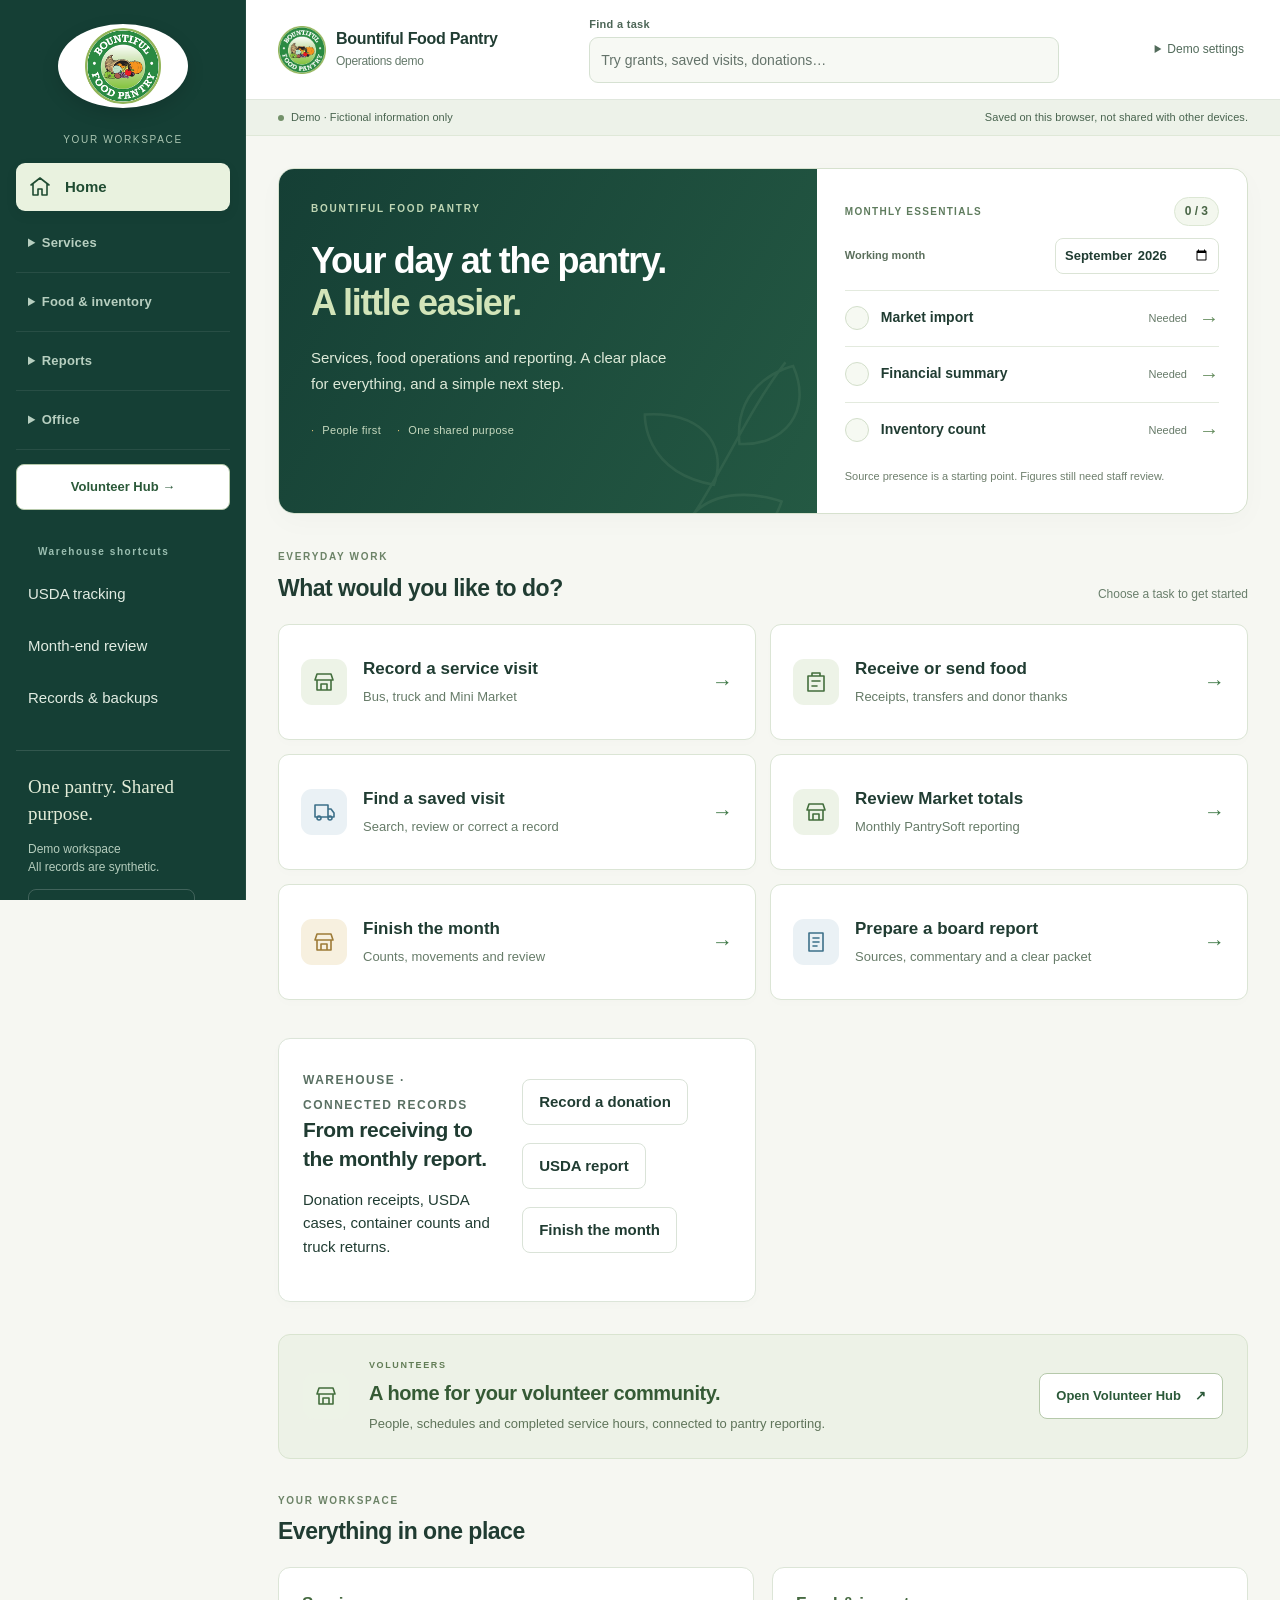
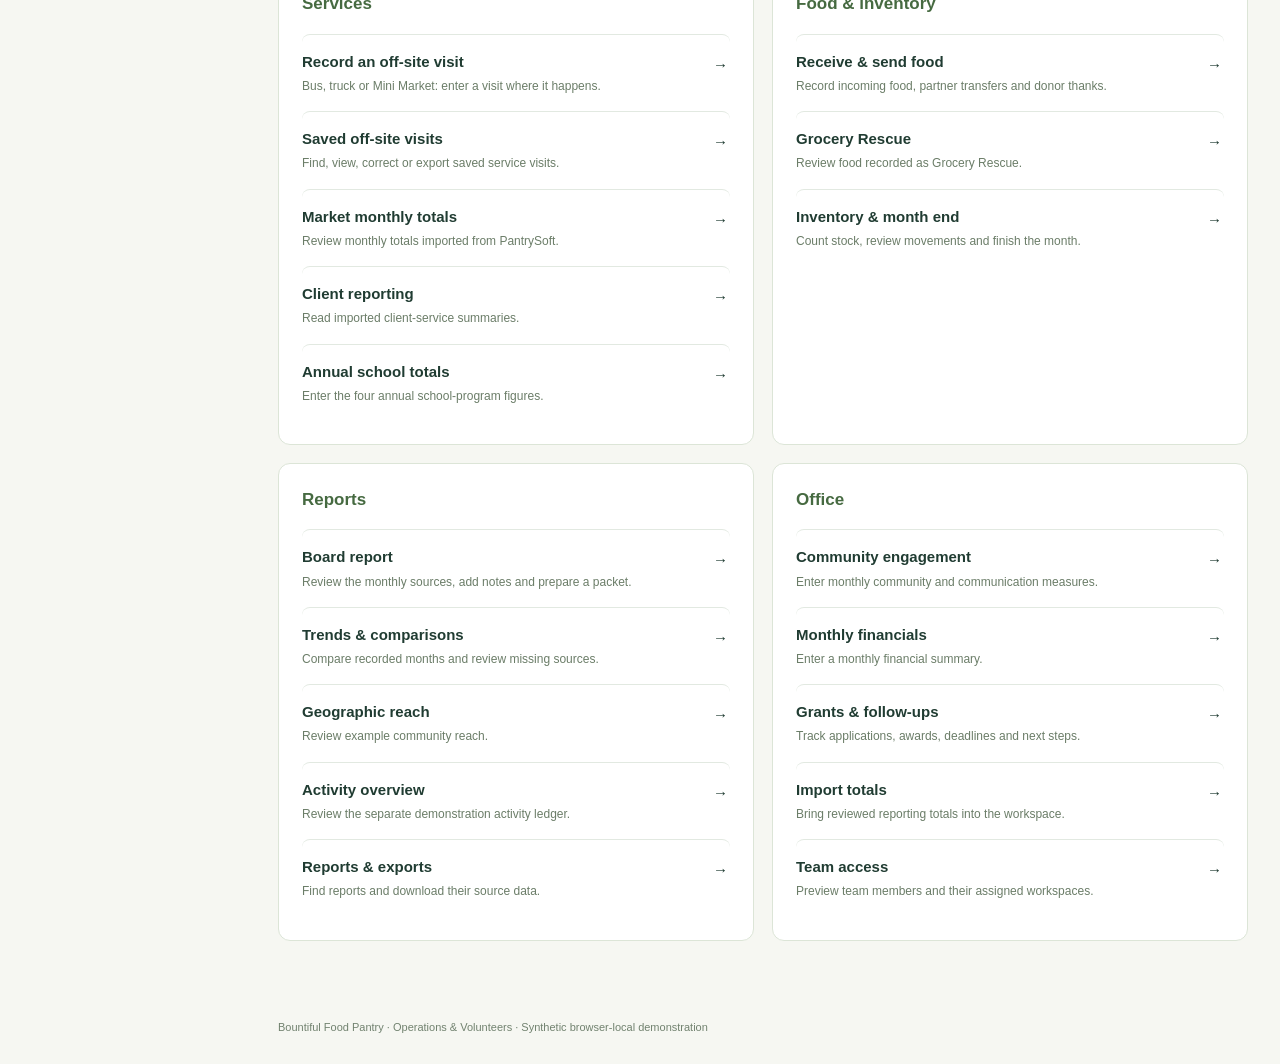
<file: index.html>
<!doctype html><html lang="en"><head><meta charset="utf-8"><meta name="viewport" content="width=device-width,initial-scale=1"><link rel="icon" href="logo.png"><meta name="description" content="Bountiful Food Pantry operations prototype with synthetic demonstration data."><title>Bountiful · Operations & Volunteers</title><link rel="stylesheet" href="style.css?v=22"><link rel="stylesheet" href="theme.css?v=36"><link rel="stylesheet" href="report.css?v=3"><link rel="stylesheet" href="workspace.css?v=2"><link rel="stylesheet" href="design.css?v=2"><link rel="stylesheet" href="warehouse.css?v=3"></head><body><a class="skip-link" href="#main-content">Skip to main content</a><aside><img class="logo" src="logo.png" alt="Bountiful Food Pantry"><div class="workspace">OPERATIONS WORKSPACE</div><nav id="nav" aria-label="Main workspace navigation"></nav><div class="aside-bottom"><strong>One pantry. Shared purpose.</strong><p>Demo workspace<br>All records are synthetic.</p><button id="reset" class="quiet">Reset demo data</button></div></aside><div class="shell"><header><div class="header-brand"><img src="logo.png" alt="Bountiful Food Pantry" class="header-logo"><div><span class="eyebrow">BOUNTIFUL FOOD PANTRY</span><span class="header-caption">Operations workspace</span></div></div><label>Preview role <select id="demoRole" aria-label="Preview user role"><option value="director">Executive Director</option><option value="staff">Staff</option><option value="volunteer">Volunteer</option></select></label><span class="badge">Demo · synthetic data</span><label>Location <select id="location"><option value="all">All locations</option><option value="bountiful">Bountiful</option><option value="north">Northern Davis · planned</option></select></label></header><main id="main-content" tabindex="-1"><div class="heading"><div><p id="breadcrumb" class="eyebrow"></p><h1 id="title"></h1><p id="subtitle"></p></div><button class="primary" id="mainAction">Record service</button></div><div class="filterbar"><span>Reporting period</span><label>From <input id="from" type="date" value="2026-09-01"></label><label>To <input id="to" type="date" value="2026-09-30"></label><span id="periodStatus"></span></div><div id="content" aria-live="off"></div></main><footer>Synthetic demonstration only · No connection to live pantry or volunteer systems</footer></div><dialog id="modal" aria-labelledby="modalTitle"><form id="entry"><div class="dialog-head"><h2 id="modalTitle"></h2><button type="button" id="close" aria-label="Close form">×</button></div><div id="fields"></div><p class="muted">Saved once. Included automatically in the matching dashboards and reports.</p><button class="primary" type="submit">Save record</button></form></dialog><div id="toast" role="status"></div><script src="app.js?v=89"></script><script src="workspace.js?v=4"></script><script src="volunteer-shared.js?v=1"></script><script src="suite.js?v=1"></script><script src="warehouse-core.js?v=20261103final"></script><script src="warehouse-imports.js?v=20261103final"></script><script src="warehouse.js?v=20261103r2"></script></body></html>
</file>
<file: style.css>
:root{--green:#2a8a42;--blue:#1f63b2;--ink:#172c25;--muted:#67776f;--line:#dfe7e2;--bg:#f4f7f5}*{box-sizing:border-box}body{margin:0;background:var(--bg);font:16px/1.5 'Segoe UI',Arial,sans-serif;color:var(--ink)}button,input,select,textarea{font:inherit}button{cursor:pointer;border:1px solid var(--line);border-radius:8px;background:white;padding:10px 16px;color:var(--ink)}button:hover{filter:brightness(.96)}button:focus-visible,a:focus-visible,input:focus-visible,select:focus-visible,textarea:focus-visible{outline:3px solid #82b5e9;outline-offset:3px}.primary{background:var(--green);color:white;border-color:var(--green)}aside{width:248px;position:fixed;inset:0 auto 0 0;background:#fff;border-right:1px solid var(--line);padding:28px 18px;display:flex;flex-direction:column}.logo{width:180px;height:100px;object-fit:contain;align-self:center}.workspace{font-size:12px;letter-spacing:1.8px;color:var(--muted);margin:26px 12px 14px}nav button{display:flex;align-items:center;gap:13px;width:100%;text-align:left;border:0;background:transparent;margin:4px 0;padding:12px 14px;font-size:15px}nav button.active{background:#eaf4ed;color:#206b34;font-weight:650}nav .icon{width:24px;color:var(--muted);font-size:21px}.aside-bottom{margin-top:auto;font-size:14px;padding:20px 10px 0}.aside-bottom p{color:var(--muted)}.quiet{background:transparent;font-size:14px}.shell{margin-left:248px}header{min-height:84px;display:flex;align-items:center;justify-content:space-between;padding:16px 36px;background:white;border-bottom:1px solid var(--line);gap:20px}.eyebrow{font-size:12px;letter-spacing:1.5px;font-weight:700;color:var(--muted)}.badge{background:#eaf2fb;color:var(--blue);border-radius:30px;padding:5px 11px;font-size:12px;margin-left:16px}select,input,textarea{border:1px solid #ccd9d1;border-radius:7px;background:white;padding:9px 11px;color:var(--ink)}header label{font-size:14px}main{padding:32px 36px;max-width:1600px;margin:auto}.heading{display:flex;justify-content:space-between;align-items:center;gap:20px}.heading h1{font-size:34px;font-weight:650;letter-spacing:-1px;margin:4px 0}.heading p{margin:0;color:var(--muted)}.filterbar{display:flex;align-items:center;gap:16px;margin:26px 0;font-size:14px;flex-wrap:wrap}.filterbar label{display:flex;gap:8px;align-items:center}.filterbar input{font-size:14px}#periodStatus{color:var(--muted);margin-left:auto}.metrics{display:grid;grid-template-columns:repeat(4,1fr);gap:18px}.card{background:#fff;border:1px solid var(--line);border-radius:12px;padding:24px;box-shadow:0 2px 3px #172c2503}.metric .value{font-size:34px;letter-spacing:-1px;font-weight:650;margin:12px 0 5px}.metric p{margin:0;font-size:14px;color:var(--muted)}.accent{color:var(--green)}.grid{display:grid;grid-template-columns:1.6fr 1fr;gap:22px;margin-top:22px}.grid.equal{grid-template-columns:1fr 1fr}h2{font-size:20px;font-weight:650;margin:0 0 6px}h3{font-size:16px;margin:0}.muted{color:var(--muted);font-size:14px}.section-head{display:flex;align-items:center;justify-content:space-between;margin-bottom:20px;gap:16px}.bar-row{display:grid;grid-template-columns:105px 1fr 70px;gap:15px;align-items:center;margin:22px 0;font-size:14px}.bar{height:14px;background:#edf2ef;border-radius:4px;overflow:hidden}.bar i{height:100%;display:block;background:var(--green);border-radius:4px}.bar-row:nth-child(even) .bar i{background:var(--blue)}.notice{padding:16px 18px;border-left:3px solid #c5942c;background:#fcf8ed;border-radius:5px;margin:16px 0;font-size:14px}.notice strong{display:block;margin-bottom:5px}.activity{display:flex;gap:14px;padding:17px 0;border-bottom:1px solid var(--line);align-items:center}.activity:last-child{border:0}.tile-icon{width:42px;height:42px;display:grid;place-items:center;background:#eaf4ed;color:var(--green);border-radius:10px;font-size:20px}.activity div:nth-child(2){flex:1}.status{font-size:12px;background:#eaf4ed;color:#226c36;padding:5px 9px;border-radius:20px;white-space:nowrap}.status.warn{background:#fcf2d9;color:#865d0c}.table-wrap{overflow:auto}table{border-collapse:collapse;width:100%;font-size:14px}th{text-align:left;color:var(--muted);font-weight:500;background:#f7f9f8}td,th{padding:15px 12px;border-bottom:1px solid var(--line)}td strong{font-weight:600}.toolbar{display:flex;gap:12px;margin-bottom:20px;flex-wrap:wrap}.toolbar input{flex:1;min-width:170px}.programs{display:grid;grid-template-columns:repeat(2,1fr);gap:20px}.program{border-top:4px solid var(--green)}.program .big{font-size:28px;font-weight:650}.program p{color:var(--muted);font-size:14px}.paper{background:white;border:1px solid var(--line);padding:40px;max-width:900px;margin:20px auto;box-shadow:0 5px 25px #1730220a}.paper-head{border-bottom:3px solid var(--green);display:flex;align-items:center;justify-content:space-between;padding-bottom:24px;margin-bottom:24px}.paper-head img{width:110px;height:80px;object-fit:contain}.paper h2{color:var(--green);margin-top:24px}.paper p{white-space:pre-wrap}textarea{width:100%;min-height:115px;resize:vertical}.note-field{margin:20px 0}.note-field label{display:block;font-weight:600;margin-bottom:9px}footer{padding:10px 36px 25px;color:var(--muted);font-size:12px}dialog{border:0;border-radius:14px;padding:28px;width:min(560px,90vw);box-shadow:0 15px 80px #0003}dialog::backdrop{background:#0b231c70}.dialog-head{display:flex;justify-content:space-between;align-items:center;margin-bottom:20px}.dialog-head button{border:0;font-size:24px;padding:0 8px}#fields label{display:block;margin:15px 0}#fields label input,#fields label select{display:block;width:100%;margin-top:6px}#toast{position:fixed;bottom:24px;right:24px;background:#173d29;color:white;padding:14px 22px;border-radius:9px;display:none}.empty{text-align:center;padding:65px 20px}.empty h2{font-size:26px}.progress{background:#e7ece9;height:9px;border-radius:9px;margin:14px 0}.progress i{display:block;height:100%;background:var(--blue);border-radius:9px}.hero-card{background:#153f2a;color:white;border:0}.hero-card p,.hero-card .muted{color:#c8ddd0}.hero-card h2{font-size:25px}.small-link{border:0;color:var(--blue);padding:3px;background:transparent;font-size:14px}@media(max-width:1100px){aside{width:210px}.shell{margin-left:210px}main{padding:24px}.metrics{grid-template-columns:repeat(2,1fr)}.grid{grid-template-columns:1fr}header{padding:16px 24px;flex-wrap:wrap}.badge{display:inline-block;margin:8px 0 0}}@media(max-width:720px){aside{position:static;width:auto;padding:12px}.logo{height:55px;width:140px}.workspace,.aside-bottom{display:none}nav{display:flex;overflow:auto}nav button{width:auto;white-space:nowrap}nav .icon{display:none}.shell{margin:0}header{padding:14px}main{padding:20px 14px}.heading{align-items:flex-start}.heading h1{font-size:28px}.metrics,.programs,.grid.equal{grid-template-columns:1fr}.paper{padding:20px}.filterbar{gap:8px}header select{max-width:230px}}@media print{aside,header,.heading,.filterbar,footer,.no-print,#toast{display:none!important}.shell{margin:0}main{padding:0}.paper{border:0;box-shadow:none;margin:0;max-width:none}.paper h2{break-after:avoid}.paper table,.paper p{break-inside:avoid}body{background:white}.paper-head{display:flex!important}}

.tasks{display:grid;grid-template-columns:repeat(3,1fr);gap:20px}.task{padding:28px;display:flex;align-items:flex-start;flex-direction:column}.task h2{margin:22px 0 8px;font-size:23px}.task p{color:var(--muted);margin:0 0 24px}.task button{width:100%;min-height:48px;margin-top:10px}.task .primary{margin-top:auto}.nav-section{font-size:12px;letter-spacing:1px;color:var(--muted);padding:14px 14px 6px}button{min-height:44px}@media(max-width:1100px){.tasks{grid-template-columns:1fr}}@media(max-width:720px){.nav-section{display:none}}

.single-program{grid-template-columns:1fr}.single-program .program{max-width:950px}.programs .program:nth-child(2){border-top-color:var(--blue)}

aside{overflow-y:auto}aside .logo,aside nav,aside .workspace,aside .aside-bottom{flex-shrink:0}

.program-home aside{display:none}.program-home .shell{margin-left:0}.program-home main{max-width:1200px;padding-top:48px}.program-home .heading{margin-bottom:32px}.program-home .heading h1{font-size:38px}.program-home header{max-width:none}.home-programs{display:grid;grid-template-columns:repeat(3,minmax(0,1fr));gap:22px}.program-choice{display:flex;flex-direction:column;align-items:flex-start;text-align:left;padding:28px;border:1px solid var(--line);border-top:4px solid var(--green);border-radius:12px;min-height:240px;box-shadow:0 3px 12px #173d2905;transition:box-shadow .15s,transform .15s}.program-choice:hover{transform:translateY(-3px);box-shadow:0 8px 22px #173d2912}.program-choice:nth-child(2),.program-choice:nth-child(5){border-top-color:var(--blue)}.program-choice strong{font-size:23px;margin:20px 0 8px;line-height:1.25}.choice-description{font-size:16px;color:var(--muted);margin-bottom:24px}.choice-open{margin-top:auto;color:var(--green);font-weight:650;font-size:15px}.home-leadership{display:flex;justify-content:space-between;align-items:center;gap:20px;border-top:1px solid var(--line);margin-top:34px;padding-top:26px}.home-leadership p{margin:4px 0}.home-links{display:flex;gap:12px;flex-wrap:wrap}.program-home header .eyebrow{font-size:14px}.program-home footer{text-align:center}@media(max-width:950px){.home-programs{grid-template-columns:repeat(2,minmax(0,1fr))}.home-leadership{align-items:flex-start;flex-direction:column}}@media(max-width:600px){.home-programs{grid-template-columns:1fr}.program-home main{padding-top:28px}.program-home .heading h1{font-size:30px}.program-choice{min-height:210px}.home-links{width:100%}.home-links button{flex:1}}
.program-home .filterbar{display:none!important}

/* Hidden workspaces must remain hidden even when cards/grid define display. */
[hidden]{display:none!important}
[data-daily-section][aria-pressed="true"],[data-food-section][aria-pressed="true"]{background:#e5f3e7;border-color:#5c956b;font-weight:700}
</file>
<file: theme.css>
/* Bountiful: bright program identity, calm working surfaces. */
:root{--ink:#132d3c;--muted:#536a79;--line:#dce5ed;--bg:#f0f5fa;--green:#2a8a42;--blue:#1f63b2}body{font-family:'Segoe UI',Arial,sans-serif;background:radial-gradient(ellipse at 90% 0,#e6f0ff 0,transparent 50%),var(--bg)}h1,h2,.value,.big,.program-choice strong{font-family:'Segoe UI',Arial,sans-serif}button{transition:background .18s,box-shadow .18s,transform .18s;border-radius:11px;font-weight:600}button:hover{filter:none;box-shadow:0 4px 12px #16354b12}button:active{transform:translateY(1px)}.primary{background:linear-gradient(135deg,#2a8a42,#177138);box-shadow:0 5px 13px #2a8a4222}.primary:hover{background:linear-gradient(135deg,#24843c,#12672e)}svg{display:block;width:24px;height:24px;flex-shrink:0}aside{background:linear-gradient(180deg,#153d32,#123f40);border:0;color:#eaf5ef;padding:24px 14px}.logo{width:90px;height:90px;background:white;border-radius:50%;padding:4px;box-shadow:0 6px 18px #0002}.workspace{color:#b4d3c7;font-size:11px;text-align:center;margin:20px 0 12px;letter-spacing:1.5px}.nav-section{color:#9cc3b8;padding-top:23px;font-size:11px}nav button{color:#e4f1ec;font-weight:450;font-size:14px;padding:11px 13px;border-radius:10px;min-height:44px;margin:3px 0}nav button:hover{background:#ffffff12;box-shadow:none}nav button.active{background:#e5f4de;color:#1b5731;font-weight:700;box-shadow:0 4px 15px #0001}nav .icon{color:#a7cbbb;width:22px}nav .icon svg{width:21px;height:21px}nav button.active .icon{color:#258344}.aside-bottom{border-top:1px solid #ffffff20;margin-top:24px;padding-top:20px}.aside-bottom strong{font-weight:500}.aside-bottom p{color:#b7d1c6}.aside-bottom .quiet{color:#d4eade;border-color:#ffffff30}.aside-bottom .quiet:hover{background:#ffffff12}header{background:#ffffffdc;border-bottom:1px solid #dfe7f0;gap:18px;min-height:88px}.header-brand{display:flex;align-items:center;gap:12px}.header-logo{width:48px;height:48px;object-fit:contain;display:none}.header-caption{display:block;font-size:12px;color:var(--muted);letter-spacing:.5px}.header-brand .eyebrow{font-size:12px;color:#23473a}.badge{margin:0;background:#eaf1fb;color:#315f91;font-size:12px;white-space:nowrap}header label{margin-left:auto}header select{border-radius:10px;background:#f4f8fc;font-size:14px;font-weight:600}.heading h1{font-size:36px;font-weight:750;letter-spacing:-1.2px;color:#15364a}.heading .eyebrow{color:var(--blue);font-size:11px}.heading p#subtitle{font-size:15px;margin-top:5px}.filterbar{background:#ffffffa8;border:1px solid #dfe7f0;border-radius:13px;padding:12px 16px;margin:24px 0;gap:12px}.filterbar>span:first-child{font-weight:650;color:#294958}.filterbar input{background:#f6f9fc;border-color:#d6e0eb;border-radius:8px}.card{border-radius:17px;border-color:#e0e8f0;box-shadow:0 5px 18px #193e5705;padding:26px}.metric{position:relative;overflow:hidden;border-top:3px solid #2a8a42;background:linear-gradient(145deg,#fff,#f1faf3)}.metric:nth-child(2){border-top-color:#1f63b2;background:linear-gradient(145deg,#fff,#edf4fe)}.metric:nth-child(3){border-top-color:#d39924;background:linear-gradient(145deg,#fff,#fff8e6)}.metric:nth-child(4){border-top-color:#bb5148;background:linear-gradient(145deg,#fff,#fff0ed)}.metric .value{font-size:40px;font-weight:750;letter-spacing:-1.4px;color:#174a31;margin:10px 0}.metric:nth-child(2) .value{color:#1f579e}.metric:nth-child(3) .value{color:#865b08}.metric:nth-child(4) .value{color:#9c4038}.metric p:first-child{font-size:14px;font-weight:650;color:#385a6a}.metric p:last-child{font-size:13px;line-height:1.5}.section-head h2{font-size:21px;color:#173f50}.tile-icon{border-radius:14px;background:#e5f3e9;width:48px;height:48px;flex-shrink:0;box-shadow:0 3px 9px #1c55310b}.tile-icon svg{width:26px;height:26px}.bar{height:18px;border-radius:6px;background:#edf2f8}.bar i{background:linear-gradient(90deg,#49ad65,#248242);border-radius:6px;transform-origin:left;animation:grow-bar .7s cubic-bezier(.2,.8,.2,1)}.bar-row:nth-child(even) .bar i{background:linear-gradient(90deg,#5b99e2,#1f63b2)}.bar-row strong{text-align:right;color:#284a5e}.bar-row{grid-template-columns:105px 1fr 55px}.notice{background:#fff8e4;border-color:#d5a02c;border-radius:10px;color:#70541b}.activity{padding:18px 0}.status{font-weight:650;background:#e2f5e5}.hero-card{background:linear-gradient(130deg,#164c35,#17645c);box-shadow:0 10px 24px #134b3520}.hero-card h2{color:white;font-size:30px}.hero-card button{background:#f0f9ee;color:#1b5632;border:0}.program{border-top-width:0;position:relative;overflow:hidden;padding:32px;background:linear-gradient(160deg,#fff 65%,#e9f6ee)}.program-title{display:flex;align-items:center;gap:16px}.program .big{font-size:42px;letter-spacing:-1.5px;color:#245c3c;font-weight:750;margin:28px 0 10px}.program-mobile{background:linear-gradient(160deg,#fff 65%,#ebf3ff)}.program-mobile .tile-icon{background:#e7f0ff;color:var(--blue)}.program-mobile .big{color:var(--blue)}.program-mini .tile-icon{background:#fff0ea;color:#b5523d}.program-mini{background:linear-gradient(160deg,#fff 65%,#fff0ea)}.program-mini .big{color:#a74935}.program button{background:#2a8a42;color:white;border:0}.program-mobile button{background:#1f63b2}.program-mini button{background:#b5523d}.program table{background:#ffffffc0;border-radius:12px;overflow:hidden}th{background:#f0f5fa;font-weight:650;color:#436377;font-size:12px;letter-spacing:.25px}td{border-color:#edf1f6}tbody tr:hover{background:#f5f9fc}td button{font-size:13px;background:#eef6f0;color:#23743b;border:0}.table-wrap{border-radius:12px}.toolbar input{background:#f4f8fc;border-color:#dbe6f1;padding:12px 16px}.toolbar select{background:#f4f8fc}textarea{background:#f8fafc;border-color:#d8e2ed;border-radius:12px;padding:15px;line-height:1.65}.note-field label{font-size:14px;color:#254b60}.dialog-head h2{font-size:25px}dialog{border-radius:22px;padding:32px;background:#fff;max-height:90vh;overflow:auto}dialog::backdrop{background:#102e4680;backdrop-filter:blur(4px)}#fields input,#fields select{min-height:48px;background:#f6f9fc;border-color:#dbe5ed}.paper{border-radius:8px;color:#172c25}.paper-head h1{font-size:32px}#content{animation:arrive .35s ease-out}#toast{box-shadow:0 8px 28px #102c3830;background:#153e32;border:1px solid #6bad80;max-width:calc(100vw - 40px);z-index:30}.program-home header{padding:18px max(32px,calc((100vw - 1240px)/2));background:white}.program-home .header-logo{display:block;width:58px;height:58px}.program-home .header-brand .eyebrow{font-size:14px;letter-spacing:.8px}.program-home .header-caption{font-size:13px}.program-home main{max-width:1304px;padding:32px}.program-home .heading{display:none}.welcome-band{display:grid;grid-template-columns:1fr .9fr;gap:40px;align-items:center;margin:8px 0 38px;padding:16px 0 6px}.welcome-label{font-size:11px;letter-spacing:2px;font-weight:700;color:#357f49}.welcome-copy h1{font-size:clamp(38px,4.3vw,58px);line-height:1.06;letter-spacing:-2.6px;font-weight:800;color:#163f36;margin:17px 0 20px}.welcome-copy h1 em{font-style:normal;color:#2a8a42}.welcome-copy p{font-size:16px;line-height:1.6;color:#536d7c;margin:0 0 15px}.welcome-period{font-size:12px;color:#617888}.impact-panel{background:linear-gradient(135deg,#154332,#176c54);border-radius:23px;padding:28px 30px;color:#fff;box-shadow:0 14px 35px #1d664a20;position:relative;overflow:hidden}.impact-panel:after{content:'';position:absolute;width:250px;height:250px;border:35px solid #ffffff06;border-radius:50%;right:-130px;top:-110px;pointer-events:none}.impact-title{display:flex;justify-content:space-between;align-items:center;font-weight:650;font-size:16px;gap:10px}.impact-title>span{font-size:9px;letter-spacing:1px;color:#d1e8db;background:#ffffff12;border-radius:20px;padding:5px 8px}.impact-numbers{display:grid;grid-template-columns:repeat(3,minmax(0,1fr));gap:18px;padding:28px 0}.impact-numbers strong{display:block;font-size:30px;letter-spacing:-1px;font-weight:750}.impact-numbers span{display:block;font-size:12px;color:#d0e5d8;line-height:1.4;margin-top:5px}.impact-footer{padding-top:15px;border-top:1px solid #ffffff25;display:flex;justify-content:space-between;align-items:center;font-size:12px;color:#d7eddf}.impact-footer svg{width:20px;height:20px}.program-section-title{display:flex;justify-content:space-between;align-items:center;margin:0 0 19px}.program-section-title h2{font-size:21px;color:#214659}.program-section-title>span{font-size:12px;color:#698191}.home-programs{grid-template-columns:repeat(6,minmax(0,1fr));gap:18px}.program-choice{grid-column:span 2;padding:25px;border:0;border-radius:20px;min-height:225px;box-shadow:0 6px 20px #183e5207;position:relative;overflow:hidden;transform:none;background:#fff;text-align:left;isolation:isolate}.program-choice:after{content:'';position:absolute;width:180px;height:180px;border:26px solid currentColor;border-radius:50%;opacity:.035;top:-90px;right:-65px;z-index:-1;transition:transform .4s}.program-choice:hover:after{transform:scale(1.2)}.program-choice:hover{transform:translateY(-4px);box-shadow:0 14px 28px #193f541c;filter:none}.choice-top{display:flex;align-items:center;justify-content:space-between;gap:20px;width:100%}.choice-label{font-size:11px;max-width:150px;text-align:right;line-height:1.5;opacity:.85}.program-choice .tile-icon{width:46px;height:46px;box-shadow:none;border-radius:13px}.program-choice .tile-icon svg{width:26px;height:26px}.program-choice strong{font-size:25px;letter-spacing:-.65px;line-height:1.16;margin:19px 0 9px}.choice-description{font-size:14px;margin-bottom:26px;line-height:1.5}.choice-bottom{display:flex;gap:12px;align-items:center;justify-content:space-between;width:100%;margin-top:auto}.choice-count{font-size:11px;line-height:1.4;display:flex;flex-direction:column}.choice-count b{font-size:19px;letter-spacing:-.4px}.choice-open{margin:0;font-size:12px;font-weight:700;padding:9px 11px;border-radius:9px;background:#ffffffb0;white-space:nowrap}.choice-market,.choice-mobile{grid-column:span 3;min-height:225px}.choice-market{background:linear-gradient(120deg,#2a8a42,#176e38);color:white}.choice-market .tile-icon{background:#ffffff20;color:#fff}.choice-market .choice-description{color:#e6f5e8}.choice-market .choice-open{background:#fff;color:#246b36}.choice-mobile{background:linear-gradient(120deg,#1f63b2,#164c93);color:white}.choice-mobile .tile-icon{background:#ffffff20;color:#fff}.choice-mobile .choice-description{color:#e4efff}.choice-mobile .choice-open{background:#fff;color:#205b9e}.choice-mini{background:#fff0e9;color:#873b24}.choice-mini .tile-icon{background:#ffded0;color:#a74d31}.choice-mini .choice-description{color:#804d3c}.choice-mini .choice-open{color:#893d27}.choice-packs{background:#fff4d7;color:#735014}.choice-packs .tile-icon{background:#f9e2a5;color:#8c611a}.choice-packs .choice-description{color:#775c2a}.choice-packs .choice-open{color:#76531b}.choice-food{background:#e9f4f9;color:#225b78}.choice-food .tile-icon{background:#cde7f0;color:#246782}.choice-food .choice-description{color:#436b80}.choice-food .choice-open{color:#235d78}.home-leadership{background:#193c52;color:white;border:0;border-radius:18px;padding:23px 26px;gap:20px;margin-top:24px}.home-leadership h2{font-size:19px;color:white;letter-spacing:-.3px}.home-leadership p{font-size:13px;color:#c4d7e5;margin:5px 0 0}.leadership-icon{width:48px;height:48px;display:grid;place-items:center;background:#ffffff12;border-radius:12px;flex-shrink:0}.home-leadership>div:nth-child(2){flex:1}.home-links button{font-size:13px;padding:11px 14px;background:#ffffff12;color:#edf6ff;border-color:#ffffff28}.home-links button:last-child{background:#fff;color:#19435b;border-color:#fff}.home-links button:hover{background:#dcecf7;color:#173d52}.program-home footer{font-size:11px;color:#6c8190}.task{background:linear-gradient(150deg,#fff,#f4f9ff)}.task h2{color:#1c4558}.task:nth-child(2) .tile-icon{background:#e7f0ff;color:var(--blue)}.task:nth-child(3) .tile-icon{background:#fff1ca;color:#9b7020}.task button:not(.primary){background:#f3f7fc;border-color:#dfe9f2}.progress{height:12px;background:#e7eef6}.progress i{background:linear-gradient(90deg,#5b9bdf,#1f63b2);animation:grow-bar .7s ease-out;transform-origin:left}
@keyframes arrive{from{opacity:0;transform:translateY(9px)}to{opacity:1;transform:translateY(0)}}@keyframes grow-bar{from{transform:scaleX(0)}to{transform:scaleX(1)}}
@media(min-width:1500px){.program-home main{padding-top:44px}.welcome-band{margin-bottom:42px}.program-choice{min-height:245px}}@media(max-width:1100px){.metrics{gap:14px}.metric .value{font-size:34px}.program-home header{padding:15px 26px}.program-home header .header-brand .eyebrow{font-size:12px}.home-leadership{flex-wrap:wrap}.home-links{margin-left:auto}.home-programs{grid-template-columns:repeat(6,minmax(0,1fr))}.welcome-band{gap:24px}.impact-panel{padding:24px}.impact-numbers{gap:12px}.impact-numbers strong{font-size:26px}.home-leadership{flex-direction:row;align-items:center}}@media(max-width:850px){.welcome-band{grid-template-columns:1fr;gap:25px;padding:0}.welcome-copy h1 br{display:none}.welcome-copy h1{font-size:44px;letter-spacing:-1.6px}.welcome-copy h1 em{display:block}.welcome-copy p br{display:none}.impact-panel{padding:23px 26px}.impact-numbers{padding:22px 0}.impact-numbers strong{font-size:30px}.home-programs{grid-template-columns:repeat(2,minmax(0,1fr))}.program-choice,.choice-market,.choice-mobile{grid-column:span 1;min-height:250px}.choice-food{grid-column:span 2;min-height:190px}.program-home header{flex-wrap:wrap}.program-home header .badge{margin-left:auto}.program-home header label{width:100%;margin:0;display:flex;align-items:center;gap:10px}.program-home header label select{flex:1;max-width:none}.home-leadership{flex-wrap:wrap}.home-links{margin-left:0;width:100%}.home-links button{flex:1}.choice-label{font-size:10px}.choice-bottom{flex-wrap:wrap}.card{padding:22px}.section-head{flex-wrap:wrap}}@media(max-width:720px){aside{padding:14px}.logo{width:54px;height:54px}.workspace{display:none}nav{padding-top:12px;gap:4px}nav button{background:#ffffff08;font-size:13px;min-height:42px}nav button.active{background:#e5f4de}.header-logo{display:block;width:40px;height:40px}.header-caption{font-size:11px}header{padding:13px 16px;gap:12px}header .badge{font-size:10px}.header-brand .eyebrow{font-size:10px;letter-spacing:.5px}header label{font-size:12px}header select{font-size:13px}.heading h1{font-size:30px}.heading{gap:12px;flex-wrap:wrap}.heading .primary{font-size:14px}.metrics{grid-template-columns:repeat(2,minmax(0,1fr))}.metric{padding:18px}.metric .value{font-size:31px}.metric p:first-child{font-size:13px}.metric p:last-child{font-size:12px}.filterbar{padding:10px}.filterbar>span:first-child{width:100%}#periodStatus{width:100%;margin-left:0;font-size:12px}.program-home main{padding:25px 18px}.program-home header{padding:16px 18px}.program-home .header-logo{width:49px;height:49px}.welcome-copy h1{font-size:42px}.program-section-title h2{font-size:20px}.program-section-title>span{display:none}.program-choice{padding:21px}.program-choice strong{font-size:24px}.choice-label{max-width:120px}.home-leadership h2{font-size:18px}.program .big{font-size:38px}.paper-head{gap:15px}.paper-head h1{font-size:25px}.paper-head img{width:75px;height:65px}.bar-row{grid-template-columns:85px 1fr 45px;gap:10px;font-size:13px}.home-leadership .leadership-icon{display:none}}@media(max-width:520px){.home-programs{grid-template-columns:1fr}.program-choice,.choice-market,.choice-mobile,.choice-food{grid-column:auto;min-height:215px}.choice-bottom{flex-wrap:nowrap}.program-choice strong{font-size:27px}.choice-label{max-width:160px;font-size:11px}.impact-panel{padding:22px 20px}.impact-title{font-size:14px}.impact-numbers{gap:12px}.impact-numbers strong{font-size:26px}.impact-numbers span{font-size:11px}.welcome-copy h1{font-size:40px}.home-leadership{padding:22px}.home-links{flex-direction:column}.home-links button{width:100%}.program-home .header-brand .eyebrow{font-size:10px}.program-home .header-caption{font-size:11px}.program-home .badge{font-size:10px}.header-brand{gap:8px}.impact-footer{font-size:11px}.metric .value{font-size:28px}.metric{padding:15px}}
@media(prefers-reduced-motion:reduce){*,*:before,*:after{animation:none!important;transition:none!important;scroll-behavior:auto!important}.program-choice:hover{transform:none}}
@media print{body{background:white!important}.paper{box-shadow:none;border:0;padding:0;border-radius:0}#content{animation:none}.paper h2{color:#2a8a42}.paper td,.paper th{padding:10px}header,aside{display:none!important}.shell{margin:0!important}}
.home-links .volunteer-link{display:inline-flex;align-items:center;min-height:44px;padding:10px 16px;border:1px solid #c9dcd0;border-radius:11px;background:#eff8ec;color:#24653b;font-size:14px;font-weight:600;text-decoration:none}.home-links .volunteer-link:hover{background:#e3f1dd}


/* Premium workspace refinement: task-first, legible and calm. */
:root{--bg:#f5f7f5;--ink:#18372f;--muted:#64776f;--line:#e1e8e2;--green:#237644}
body{background:#f5f7f5;color:var(--ink);font-family:Inter,'Segoe UI',Arial,sans-serif}
aside{background:linear-gradient(180deg,#133c34 0%,#163b35 58%,#102f2b 100%);box-shadow:5px 0 24px #143a2910}
nav .nav-section{font-size:10px;letter-spacing:1.55px;font-weight:750;color:#9bbfb1;margin:8px 8px 3px;padding-top:20px}
nav button{font-size:13.5px;min-height:40px;margin:1px 0;padding:9px 12px;transition:background .15s,color .15s}
nav button.active{background:#e6f2e8;color:#164d35;box-shadow:none}
nav button:hover:not(.active){background:#ffffff15}
header{background:#fff;border-bottom:1px solid #e4ebe5}
main{max-width:1560px}
.heading h1{font-size:clamp(26px,2.8vw,36px);font-weight:760;letter-spacing:-1.2px}
.heading p#subtitle{max-width:760px;line-height:1.6}
.card{border:1px solid #e3eae4;border-radius:17px;box-shadow:0 6px 22px #1b443009}
.card h2{letter-spacing:-.45px}
button{transition:background .15s,box-shadow .15s,transform .15s}
button:focus-visible,a:focus-visible,input:focus-visible,select:focus-visible,textarea:focus-visible{outline:3px solid #85b9aa;outline-offset:3px}
button.primary{background:#237644;border-color:#237644;box-shadow:none}
button.primary:hover{background:#195f36;box-shadow:0 6px 14px #195f361f}
input,select,textarea{border-color:#cbdad0;background:#fff}
textarea{min-height:92px;line-height:1.55}
.table-wrap{border-radius:11px}
th{letter-spacing:.2px}
.executive-start{display:flex;align-items:center;justify-content:space-between;gap:26px;padding:30px 34px;border-radius:20px;background:linear-gradient(120deg,#153f36,#1f6650);color:#fff;margin-bottom:20px;box-shadow:0 12px 32px #163d3222}
.executive-start .eyebrow{color:#c3dfcf;letter-spacing:1.8px;font-size:10px}
.executive-start h2{font-size:clamp(26px,3vw,39px);font-weight:770;letter-spacing:-1.3px;line-height:1.15;color:#fff;margin:9px 0}
.executive-start p{margin:0;color:#d6e7dc;font-size:14px;max-width:500px}
.executive-actions{display:flex;flex-direction:column;align-items:stretch;gap:10px;min-width:210px}
.executive-actions button{border-color:#ffffff4a;background:#ffffff13;color:#fff;font-size:13px}
.executive-actions button.primary{background:#f4faf5;color:#164f34;border-color:#f4faf5}
.executive-actions button:hover{background:#ffffff2b}
.executive-actions button.primary:hover{background:#e0efe5}
.attention-grid{display:grid;grid-template-columns:repeat(3,minmax(0,1fr));gap:15px;margin-bottom:24px}
.attention-item{display:flex;flex-direction:column;align-items:flex-start;text-align:left;gap:8px;min-height:147px;padding:22px 23px;background:#fff;border:1px solid #e0e8e1;border-radius:16px;box-shadow:0 4px 18px #183c2b08}
.attention-item:hover{border-color:#a9c9b5;box-shadow:0 9px 24px #183c2b14}
.attention-item>span{font-size:10px;letter-spacing:1.2px;font-weight:750;color:#5a7468}
.attention-item strong{font-size:35px;line-height:1.05;font-weight:790;color:#173f31;letter-spacing:-1.3px}
.attention-item small{font-size:12px;color:#32724b;font-weight:650;margin-top:auto}
.home-priorities{padding:22px 25px;margin:0 0 25px;border-radius:16px;border:1px solid #e0e8e1;background:#fff}
.home-priorities .section-head{margin-bottom:15px}
.home-priorities h2{margin:0;font-size:19px}
.home-data-note{color:#70847a;font-size:12px;margin:15px 0 26px}
.program-section-title{margin-top:28px}
.home-programs{gap:14px}
.program-choice{box-shadow:0 4px 18px #1a4c3510}
.program-choice:hover{box-shadow:0 12px 28px #1a4c3520}
@media(max-width:1050px){.executive-start{flex-direction:column;align-items:stretch}.executive-actions{flex-direction:row}.executive-actions button{flex:1}.attention-grid{grid-template-columns:repeat(3,minmax(0,1fr))}}
@media(max-width:700px){.executive-start{padding:24px 21px}.executive-actions{flex-direction:column}.attention-grid{grid-template-columns:1fr;gap:10px}.attention-item{min-height:105px;padding:17px 20px}.attention-item strong{font-size:29px}.home-priorities{padding:17px 13px}.executive-start h2{font-size:29px}}
@media print{.executive-start,.attention-grid,.home-priorities,.home-data-note{display:none!important}}


/* Board presentation: make the board packet the hero, not the controls. */
.board-presentation-intro{display:flex;justify-content:space-between;align-items:center;gap:28px;padding:34px 38px;margin:0 0 22px;border-radius:20px;color:#fff;background:linear-gradient(112deg,#153d34 0%,#1d6250 65%,#286d55 100%);box-shadow:0 15px 38px #173d3221}
.board-presentation-intro .eyebrow{color:#bbdfcd;font-size:10px;letter-spacing:1.7px}
.board-presentation-intro h2{font-size:clamp(26px,3vw,38px);letter-spacing:-1.2px;line-height:1.13;margin:10px 0;color:#fff;max-width:660px}
.board-presentation-intro p{color:#d7e8dc;max-width:650px;font-size:14px;line-height:1.65;margin:0}
.board-presentation-facts{display:flex;flex-wrap:wrap;gap:9px;margin-top:22px}
.board-presentation-facts span{padding:7px 11px;border-radius:30px;border:1px solid #ffffff37;background:#ffffff10;color:#e7f2e9;font-size:11px}
.board-presentation-actions{display:flex;flex-direction:column;align-items:stretch;gap:9px;min-width:216px}
.board-presentation-actions .primary{background:#fff;color:#17573c;border:1px solid #fff;font-size:13px;padding:14px 16px}
.board-presentation-actions .primary:hover{background:#e7f3e9;color:#134e35}
.board-presentation-actions>span{color:#d0e5d6;font-size:11px;text-align:center}
@media(max-width:850px){.board-presentation-intro{flex-direction:column;align-items:stretch;padding:27px 24px}.board-presentation-actions{min-width:0}}
@media print{.board-presentation-intro{display:none!important}}


/* Reporting is an everyday workspace, not a presentation microsite. */
.board-presentation-intro{display:none!important}
.board-workspace-heading{display:flex;justify-content:space-between;align-items:center;gap:22px;margin-bottom:20px;padding:24px 28px;background:#fff;border:1px solid #e1e9e3;border-radius:17px;box-shadow:0 4px 18px #183c2b08}
.board-workspace-heading .eyebrow{font-size:10px;letter-spacing:1.4px;color:#33724d}
.board-workspace-heading h2{font-size:27px;letter-spacing:-.8px;color:#193f30;margin:7px 0}
.board-workspace-heading p{font-size:14px;color:#60766a;margin:0 0 10px;line-height:1.55}
.board-source-status{font-size:12px;color:#4c735d}
.board-workspace-heading button{white-space:nowrap}
@media(max-width:700px){.board-workspace-heading{flex-direction:column;align-items:stretch;padding:21px}.board-workspace-heading button{width:100%}}
@media print{.board-workspace-heading{display:none!important}}


/* Grant Management — consistent professional data-entry layout. */
.grant-metrics{display:grid;grid-template-columns:repeat(4,minmax(0,1fr));gap:14px;margin-bottom:22px}
.grant-metric{min-width:0;min-height:126px;background:#fff;border:1px solid #e0e9e2;border-radius:15px;padding:21px 23px;box-shadow:0 4px 18px #183c2b08;display:flex;flex-direction:column;align-items:flex-start}
.grant-metric>span{font-size:10px;font-weight:760;letter-spacing:1.1px;color:#6a8072}
.grant-metric strong{font-size:clamp(24px,2.3vw,33px);letter-spacing:-1.2px;color:#1b4937;line-height:1.3;margin:10px 0 4px;overflow-wrap:anywhere}
.grant-metric small{font-size:11px;color:#74867b;line-height:1.4}
.grant-editor,.grant-register{padding:29px 32px;margin-bottom:20px}
.grant-editor-heading{display:flex;justify-content:space-between;gap:20px;align-items:flex-start;margin-bottom:27px}
.grant-editor-heading h2{font-size:23px;margin:5px 0 8px;color:#193e30;letter-spacing:-.6px}
.grant-editor-heading p{font-size:13px;color:#6a7c71;margin:0}
.grant-eyebrow{font-size:10px;letter-spacing:1.4px;font-weight:800;color:#287747}
.grant-demo-label{font-size:11px;color:#5f7d6b;background:#f0f7f1;border:1px solid #d8e8da;padding:7px 12px;border-radius:30px;white-space:nowrap}
.grant-form{display:block}
.grant-form-section{border-top:1px solid #e7eee8;padding:23px 0 26px}
.grant-form-section h3{font-size:14px;letter-spacing:-.1px;margin:0 0 19px;color:#294d3c}
.grant-form-grid{display:grid;grid-template-columns:repeat(2,minmax(0,1fr));gap:21px 25px}
.grant-form-grid>label{display:flex;flex-direction:column;align-items:stretch;gap:8px;min-width:0;font-size:12px;font-weight:700;color:#3e584b;line-height:1.35}
.grant-form-grid>label .required{color:#a35c39}
.grant-form-grid input,.grant-form-grid select{box-sizing:border-box;display:block;width:100%;min-width:0;height:45px;margin:0;padding:10px 13px;border:1px solid #cddcd1;border-radius:9px;background:#fff;font-size:14px;font-weight:450;color:#223d31}
.grant-form-grid input::placeholder{color:#9aaba0}
.grant-form-grid .grant-wide{grid-column:1/-1}
.grant-form-actions{border-top:1px solid #e7eee8;padding-top:22px;display:flex;align-items:center;gap:12px;flex-wrap:wrap}
.grant-form-actions button{min-height:43px;padding:10px 19px}
.grant-form-actions span{margin-left:auto;color:#7b8b80;font-size:11px}
.grant-register .section-head{align-items:center;margin-bottom:19px}
.grant-register h2{font-size:21px;margin:0 0 6px}
.grant-register .muted{font-size:12px;margin:0}
.grant-empty{background:#f7faf8;border:1px dashed #cddfd1;border-radius:12px;padding:35px 22px;text-align:center}
.grant-empty strong{font-size:15px;color:#28533d}
.grant-empty p{font-size:13px;color:#728277;max-width:440px;margin:9px auto 0;line-height:1.6}
@media(max-width:1150px){.grant-metrics{grid-template-columns:repeat(2,minmax(0,1fr))}}
@media(max-width:700px){.grant-metrics{grid-template-columns:repeat(2,minmax(0,1fr));gap:9px}.grant-metric{padding:16px;min-height:105px}.grant-metric strong{font-size:23px}.grant-editor,.grant-register{padding:20px 16px}.grant-form-grid{grid-template-columns:1fr;gap:17px}.grant-form-grid .grant-wide{grid-column:auto}.grant-form-actions span{margin-left:0;width:100%}.grant-editor-heading{flex-direction:column;gap:12px}}

/* Annual Pantry Packs: structured desktop and mobile data-entry form */
.annual-packs-editor{overflow:hidden}
.annual-packs-form{display:block;margin-top:24px;max-width:100%}
.annual-packs-grid{display:grid;grid-template-columns:repeat(2,minmax(0,1fr));gap:22px 26px;align-items:start}
.annual-packs-grid>label{display:flex;flex-direction:column;align-items:stretch;gap:9px;min-width:0;font-size:14px;font-weight:650;line-height:1.45;color:#294b3d}
.annual-packs-grid input{box-sizing:border-box;display:block;width:100%;min-width:0;height:48px;margin:0;padding:11px 14px;border:1px solid #c9d9cf;border-radius:10px;background:#fff;color:#173c2b;font:inherit;font-size:16px;font-weight:450}
.annual-packs-grid input:focus-visible{outline:3px solid #9cc8a9;outline-offset:2px;border-color:#287e4a}
.annual-packs-grid .annual-packs-wide{grid-column:1/-1}
.annual-packs-actions{display:flex;align-items:center;gap:18px;flex-wrap:wrap;border-top:1px solid #e3ece6;margin-top:25px;padding-top:23px}
.annual-packs-actions button{min-height:46px;padding:11px 24px}
.annual-packs-actions .muted{font-size:13px}
@media(max-width:700px){.annual-packs-grid{grid-template-columns:1fr;gap:18px}.annual-packs-grid .annual-packs-wide{grid-column:auto}.annual-packs-actions{align-items:stretch;flex-direction:column;gap:10px}.annual-packs-actions button{width:100%}}

/* Compact command center: desktop-first overview, no oversized promotional tiles. */
.program-home main{max-width:1440px;padding:20px 30px 26px}
.program-home .filterbar{margin-bottom:12px}
.compact-command{background:#fff;border:1px solid #dce8df;border-radius:16px;padding:22px 24px;box-shadow:0 3px 16px #143f2c08}
.compact-command-title{display:flex;justify-content:space-between;align-items:center;gap:18px;margin-bottom:18px}
.compact-command-title h2{font-size:27px;line-height:1.15;color:#183e30;letter-spacing:-.7px;margin:5px 0}
.compact-command-title p{margin:0;color:#688074;font-size:12px}
.compact-command-actions{display:flex;gap:9px;flex-wrap:wrap}
.compact-command-actions button{min-height:39px;padding:9px 15px;font-size:12px}
.compact-stats{display:grid;grid-template-columns:repeat(5,minmax(0,1fr));gap:10px}
.compact-stats button{display:flex;flex-direction:column;align-items:flex-start;text-align:left;background:#f7faf8;border:1px solid #e0eae3;border-radius:11px;padding:15px;min-width:0;min-height:100px}
.compact-stats button:hover,.compact-workspace:hover{background:#edf6ef;border-color:#b8d6c2;transform:none}
.compact-stats span{font-size:11px;color:#527061;font-weight:700}
.compact-stats strong{font-size:27px;line-height:1.25;color:#194a35;margin:5px 0}
.compact-stats small{font-size:10px;color:#72877a}
.compact-workspaces{margin-top:19px}
.compact-section-heading{display:flex;align-items:baseline;justify-content:space-between;margin-bottom:11px}
.compact-section-heading h2{font-size:18px;color:#193e30;margin:0}
.compact-section-heading span{font-size:11px;color:#718679}
.compact-workspace-grid{display:grid;grid-template-columns:repeat(4,minmax(0,1fr));gap:10px}
.compact-workspace{display:flex;align-items:center;text-align:left;gap:11px;min-height:76px;padding:13px 15px;background:#fff;border:1px solid #dce8df;border-radius:12px;color:#214c38}
.compact-workspace-icon{display:grid;place-items:center;width:37px;height:37px;border-radius:9px;background:#eaf4ed;color:#287648;flex-shrink:0}
.compact-workspace-icon svg{width:20px;height:20px}
.compact-workspace-copy{display:flex;flex-direction:column;gap:4px;min-width:0;flex:1}
.compact-workspace-copy strong{font-size:13px;line-height:1.2}
.compact-workspace-copy small{font-size:10px;color:#718679;line-height:1.3}
.compact-workspace-arrow{font-size:18px;color:#8ba598}
@media(max-width:1100px){.compact-stats{grid-template-columns:repeat(3,minmax(0,1fr))}.compact-workspace-grid{grid-template-columns:repeat(2,minmax(0,1fr))}}
@media(max-width:680px){.program-home main{padding:16px}.compact-command{padding:16px}.compact-command-title{align-items:flex-start;flex-direction:column}.compact-command-title h2{font-size:23px}.compact-stats{grid-template-columns:repeat(2,minmax(0,1fr))}.compact-stats button{min-height:88px;padding:12px}.compact-stats strong{font-size:22px}.compact-workspace-grid{grid-template-columns:1fr}.compact-workspace{min-height:65px}}

/* Premium BFP home identity — color and depth without sacrificing compactness. */
.program-home{background:radial-gradient(circle at 88% 8%,#e1eee6 0,transparent 35%),linear-gradient(150deg,#f7f8f2,#edf4f0 80%)}
.program-home header{border-bottom:1px solid #dce7dc;box-shadow:0 2px 12px #153f3010}
.program-home .compact-command{position:relative;overflow:hidden;background:linear-gradient(112deg,#103e35 0%,#19594a 61%,#1c6756 100%);border:1px solid #2c6e5c;border-radius:19px;box-shadow:0 16px 34px #123e3426;padding:24px 26px}
.program-home .compact-command:before{content:"";position:absolute;right:-60px;top:-175px;width:450px;height:450px;border:1px solid #ffffff17;border-radius:50%;pointer-events:none}
.program-home .compact-command:after{content:"";position:absolute;right:20px;top:-110px;width:310px;height:310px;border:1px solid #ffffff14;border-radius:50%;pointer-events:none}
.program-home .compact-command-title{position:relative;z-index:1}
.program-home .compact-command-title .eyebrow{color:#c8e7cc;font-weight:800;letter-spacing:1.8px}
.program-home .compact-command-title h2{color:#fff;font-size:29px;letter-spacing:-.95px}
.program-home .compact-command-title p{color:#c9e1d8;font-size:12px}
.program-home .compact-command-actions button{border:1px solid #b2d3c4;background:#ffffff13;color:#fff}
.program-home .compact-command-actions button.primary{background:#f4d486;border:1px solid #f4d486;color:#25422f;box-shadow:0 5px 15px #08291d25}
.program-home .compact-command-actions button:hover{background:#ffffff26}
.program-home .compact-command-actions button.primary:hover{background:#ffe2a0}
.program-home .compact-stats{position:relative;z-index:1;gap:11px}
.program-home .compact-stats button{background:#ffffffef;border:1px solid #ffffff80;box-shadow:0 4px 15px #0a302622;min-height:104px;transition:transform .18s,box-shadow .18s,background .18s}
.program-home .compact-stats button:hover{transform:translateY(-2px);box-shadow:0 8px 18px #092a272f;background:#fff}
.program-home .compact-stats button:nth-child(1){border-top:4px solid #43a978}
.program-home .compact-stats button:nth-child(2){border-top:4px solid #4b93c6}
.program-home .compact-stats button:nth-child(3){border-top:4px solid #e2b65c}
.program-home .compact-stats button:nth-child(4){border-top:4px solid #d99073}
.program-home .compact-stats button:nth-child(5){border-top:4px solid #7e8bc7}
.program-home .compact-stats span{color:#527365}
.program-home .compact-stats strong{color:#153f35;font-size:28px;letter-spacing:-.7px}
.program-home .compact-stats small{color:#687d70}
.program-home .compact-workspaces{margin-top:22px}
.program-home .compact-section-heading h2{font-size:20px;letter-spacing:-.5px;color:#173f35}
.program-home .compact-section-heading span{color:#6d8175}
.program-home .compact-workspace{background:#fff;border:1px solid #dce7df;box-shadow:0 4px 13px #1d4a3610;border-radius:13px;min-height:79px;transition:transform .18s,box-shadow .18s,border-color .18s}
.program-home .compact-workspace:hover{transform:translateY(-2px);background:#fff;box-shadow:0 10px 23px #1d4a3620;border-color:#b9d4c3}
.program-home .compact-workspace-icon{background:#e2f1e7;color:#237448}
.program-home .compact-workspace:nth-child(2) .compact-workspace-icon{background:#e0edfb;color:#2769aa}
.program-home .compact-workspace:nth-child(3) .compact-workspace-icon{background:#f9e9dc;color:#ae663d}
.program-home .compact-workspace:nth-child(4) .compact-workspace-icon{background:#f7ecd0;color:#987018}
.program-home .compact-workspace:nth-child(5) .compact-workspace-icon{background:#e2f1ec;color:#257b65}
.program-home .compact-workspace:nth-child(6) .compact-workspace-icon{background:#e6e9f8;color:#5665a4}
.program-home .compact-workspace:nth-child(7) .compact-workspace-icon{background:#e0eff4;color:#26778d}
.program-home .compact-workspace:nth-child(8) .compact-workspace-icon{background:#f5e6e6;color:#a45d63}
.program-home .compact-workspace-copy strong{color:#1c4335;font-size:13px}
.program-home .compact-workspace-arrow{color:#3d8c64}
@media(max-width:680px){.program-home .compact-command{padding:18px}.program-home .compact-command-title h2{font-size:24px}.program-home .compact-stats strong{font-size:23px}}
@media(prefers-reduced-motion:reduce){.program-home .compact-stats button,.program-home .compact-workspace{transition:none}}

/* Board report progressive disclosure: preparation remains accessible without endless scrolling. */
#content[data-view="board"] .board-extra{background:#fff;border:1px solid #dce7df;border-radius:15px;margin:14px 0 20px;box-shadow:0 4px 16px #183f2c0a;overflow:hidden}
#content[data-view="board"] .board-extra>summary{display:flex;align-items:center;gap:12px;cursor:pointer;list-style:none;padding:20px 24px;font-size:15px;font-weight:750;color:#1b4937;background:linear-gradient(90deg,#f3f8f3,#fff)}
#content[data-view="board"] .board-extra>summary::-webkit-details-marker{display:none}
#content[data-view="board"] .board-extra>summary:before{content:"+";display:grid;place-items:center;width:25px;height:25px;flex-shrink:0;background:#dcefe2;color:#1a6341;border-radius:8px;font-size:20px;font-weight:500}
#content[data-view="board"] .board-extra[open]>summary:before{content:"−"}
#content[data-view="board"] .board-extra>summary:hover{background:#eaf4ed}
#content[data-view="board"] .board-extra>.card{box-shadow:none;border:0;border-top:1px solid #e3ece5;border-radius:0;margin:0}
#content[data-view="board"] .board-extra>section{margin-bottom:0}
#content[data-view="board"] .board-extra.board-options .card{padding:22px 24px}
#content[data-view="board"] .board-extra:focus-within{border-color:#8abf9d}
@media print{#content[data-view="board"] .board-extra{display:none!important}}

/* Mobile Truck reconciliation: legible field labels, aligned controls, deliberate actions. */
#truckEntry.planning-form{display:grid!important;grid-template-columns:repeat(3,minmax(0,1fr));gap:17px 20px;align-items:start;margin:22px 0 12px;padding:23px 24px;background:#f7faf8;border:1px solid #dce8df;border-radius:15px}
#truckEntry.planning-form>label{display:flex!important;flex-direction:column!important;align-items:stretch!important;gap:8px!important;min-width:0;margin:0;font-size:12px;font-weight:700;line-height:1.4;color:#294d3c}
#truckEntry.planning-form>label>input{box-sizing:border-box;display:block;width:100%!important;min-width:0!important;max-width:none!important;height:44px!important;margin:0!important;padding:9px 12px!important;border:1px solid #c9d9cf;border-radius:9px;background:#fff;color:#183e31;font-size:14px;font-weight:450}
#truckEntry.planning-form>label>input:focus-visible{outline:3px solid #a6d3b5;outline-offset:1px;border-color:#298354}
#truckEntry.planning-form>button[type="submit"]{grid-column:1/-1;justify-self:start;margin-top:3px;min-height:43px;padding:10px 22px}
@media(max-width:1050px){#truckEntry.planning-form{grid-template-columns:repeat(2,minmax(0,1fr))}}
@media(max-width:620px){#truckEntry.planning-form{grid-template-columns:1fr;padding:17px;gap:14px}#truckEntry.planning-form>button[type="submit"]{width:100%}}

/* Inventory workspace: predictable forms and legible tables at desktop and tablet widths. */
#content[data-view="inventory"] .planning-form{display:grid!important;grid-template-columns:repeat(2,minmax(0,1fr));gap:16px 20px;align-items:start;margin:20px 0}
#content[data-view="inventory"] .planning-form>label{display:flex!important;flex-direction:column!important;align-items:stretch!important;gap:7px!important;min-width:0;font-size:12px;font-weight:700;line-height:1.4;color:#2b5141}
#content[data-view="inventory"] .planning-form>label>input,
#content[data-view="inventory"] .planning-form>label>select,
#content[data-view="inventory"] .planning-form>label>textarea{box-sizing:border-box;display:block;width:100%!important;max-width:none!important;min-width:0!important;height:43px;margin:0!important;padding:9px 11px;border:1px solid #c9d9cf;border-radius:9px;background:#fff;color:#183e31;font-size:14px;font-weight:450}
#content[data-view="inventory"] .planning-form>label>textarea{height:auto;min-height:85px}
#content[data-view="inventory"] .planning-form>button{grid-column:1/-1;justify-self:start;min-height:43px;padding:10px 20px;margin-top:2px}
#content[data-view="inventory"] .metrics{display:grid;grid-template-columns:repeat(auto-fit,minmax(185px,1fr));gap:12px}
#content[data-view="inventory"] .metrics>*{min-width:0}
#content[data-view="inventory"] .card{min-width:0}
#content[data-view="inventory"] .card table{width:100%;border-collapse:collapse}
#content[data-view="inventory"] .card .section-head{flex-wrap:wrap;gap:12px}
#content[data-view="inventory"] .card .section-head>div{min-width:0;flex:1 1 320px}
@media(max-width:700px){#content[data-view="inventory"] .planning-form{grid-template-columns:1fr;gap:13px}#content[data-view="inventory"] .planning-form>button{width:100%}#content[data-view="inventory"] .metrics{grid-template-columns:repeat(2,minmax(0,1fr))}}
@media(max-width:430px){#content[data-view="inventory"] .metrics{grid-template-columns:1fr}}

/* Food workspace: actions first, select one area, drill into records only when needed. */
#content[data-view="food"] .food-launch{margin-bottom:18px;padding:23px 26px;background:linear-gradient(115deg,#f6fbf7,#fff);border-color:#d5e7da}
#content[data-view="food"] .food-launch .section-head{margin-bottom:13px}
#content[data-view="food"] .food-launch-actions{display:flex;flex-wrap:wrap;gap:10px;margin-bottom:20px}
#content[data-view="food"] .food-launch-actions button{min-height:43px;padding:10px 17px}
#content[data-view="food"] .food-workspace-nav{display:flex;flex-wrap:wrap;gap:8px;border-top:1px solid #e0eae3;padding-top:17px}
#content[data-view="food"] .food-workspace-nav button{font-size:12px;padding:9px 14px;min-height:39px;border:1px solid #d7e5dc;border-radius:9px;background:#fff;color:#24523b}
#content[data-view="food"] .food-workspace-nav button[aria-pressed="true"]{background:#1d7049;color:#fff;border-color:#1d7049}
#content[data-view="food"] .food-workspace-nav button:hover:not([aria-pressed="true"]){background:#e7f3eb}
#content[data-view="food"] .food-record-details{background:#fff;border:1px solid #dce7df;border-radius:13px;margin-top:12px;overflow:hidden}
#content[data-view="food"] .food-record-details>summary{padding:18px 22px;cursor:pointer;color:#194b35;font-weight:700;list-style:none}
#content[data-view="food"] .food-record-details>summary::-webkit-details-marker{display:none}
#content[data-view="food"] .food-record-details>summary:before{content:"+";display:inline-grid;place-items:center;width:23px;height:23px;margin-right:12px;border-radius:7px;background:#e5f2e9;color:#1b7248}
#content[data-view="food"] .food-record-details[open]>summary:before{content:"−"}
#content[data-view="food"] .food-record-details>.card{margin:0!important;border:0;border-top:1px solid #e2eae4;border-radius:0;box-shadow:none}
#content[data-view="food"] .food-record-details>summary:hover{background:#f3f9f5}
@media(max-width:650px){#content[data-view="food"] .food-launch{padding:16px}#content[data-view="food"] .food-launch-actions button{flex:1 1 150px}#content[data-view="food"] .food-workspace-nav button{flex:1 1 auto}}

/* Review donor letters in the current tab; print only the prepared pages. */
#content[data-view="food"] .donor-letter-preview{margin-top:18px;border:1px solid #b8d5c2}
#content[data-view="food"] .donor-letter-page{max-width:760px;margin:18px auto;padding:45px 54px;background:white;border:1px solid #dce5df;box-shadow:0 5px 18px #183f2c0b;font:17px/1.8 Georgia,serif;color:#233a30}
#content[data-view="food"] .donor-letter-brand{font:bold 22px/1.3 Georgia,serif;color:#16583a;letter-spacing:.6px}
#content[data-view="food"] .donor-letter-demo{font:700 11px/1.4 Arial,sans-serif;letter-spacing:1px;color:#a25b35;margin:12px 0 32px}
#content[data-view="food"] .donor-letter-page small{display:block;margin-top:40px;font:11px/1.5 Arial,sans-serif;color:#6b7770}
@media(max-width:700px){#content[data-view="food"] .donor-letter-page{padding:25px}}
@media print{body:has(#donorLetterPreview:not([hidden])) header,body:has(#donorLetterPreview:not([hidden])) nav,body:has(#donorLetterPreview:not([hidden])) aside,body:has(#donorLetterPreview:not([hidden])) #content>*:not(#letterPrep){display:none!important}body:has(#donorLetterPreview:not([hidden])) #letterPrep>*:not(#donorLetterPreview),body:has(#donorLetterPreview:not([hidden])) #donorLetterPreview>.section-head{display:none!important}body:has(#donorLetterPreview:not([hidden])) .donor-letter-page{border:0;box-shadow:none;break-after:page;margin:0;padding:35px}}

/* Final usability pass: calm, deliberate hierarchy with generous accessible targets. */
.skip-link{position:fixed;top:-100px;left:16px;z-index:10000;background:#fff;color:#154d37;padding:12px 20px;border:3px solid #1b7049;border-radius:10px;font-weight:700}
.skip-link:focus{top:12px}
#main-content:focus{outline:none}
button,select,input[type="date"],input[type="number"],input[type="text"]{min-height:42px}
button:focus-visible,a:focus-visible,summary:focus-visible,[role="tab"]:focus-visible{outline:3px solid #236fc5!important;outline-offset:3px!important}
#content .card,#content .notice{overflow-wrap:break-word}
#content .section-head{gap:14px}
#content .section-head button{flex-shrink:0}
#content details>summary{cursor:pointer}
#content table{font-variant-numeric:tabular-nums}
#content th{text-align:left;white-space:normal}
#content td,#content th{vertical-align:middle;line-height:1.5}
#content td button{min-height:42px}
#content .muted{line-height:1.55}
#content input,#content select,#content textarea{max-width:100%}
#content .toolbar{row-gap:10px}
#modal{max-width:min(720px,calc(100vw - 32px));max-height:calc(100dvh - 36px);overflow-y:auto}
#modal::backdrop{background:rgba(8,31,25,.62);backdrop-filter:blur(3px)}
#modal .dialog-head{position:sticky;top:0;z-index:2;background:#fff;padding-top:5px}
#toast{max-width:min(480px,calc(100vw - 24px))}
@media(max-width:800px){#content .section-head{flex-wrap:wrap}#content .section-head>div{min-width:0}#content .section-head button{max-width:100%}#content .card{min-width:0}}
@media(max-width:550px){#content .toolbar button{white-space:normal}#content .section-head button{width:100%}}
@media(prefers-reduced-motion:reduce){*,*::before,*::after{scroll-behavior:auto!important;animation-duration:.01ms!important;animation-iteration-count:1!important;transition-duration:.01ms!important}}

/* Welcome-screen signature treatment: brushed titanium, precise type, vivid interaction. */
body.program-home{background:radial-gradient(ellipse at 85% 12%,rgba(255,255,255,.92),transparent 45%),linear-gradient(133deg,#d6dade 0%,#eef0f2 34%,#c8cfd3 72%,#e6e9ec 100%);background-attachment:fixed}
body.program-home .shell{background:transparent}
body.program-home header{background:rgba(255,255,255,.92);border-bottom:1px solid #cbd2d5;box-shadow:0 3px 20px #1d303b12}
body.program-home .compact-command{box-shadow:0 22px 52px #102d2c36,0 2px 5px #071b1820;border:1px solid #31745e}
body.program-home .compact-workspaces{margin-top:27px}
body.program-home .compact-section-heading h2{color:#182c35;font-size:22px;letter-spacing:-.7px}
body.program-home .compact-section-heading span{color:#52616b}
body.program-home .compact-workspace-grid{gap:14px}
body.program-home .compact-workspace{position:relative;isolation:isolate;overflow:visible;min-height:88px;padding:17px 21px;background:linear-gradient(155deg,#fff 0%,#f8fafb 100%);border:1px solid #d3dce0;border-left:4px solid #398e72;border-radius:14px;box-shadow:0 5px 16px #233f4d17;transform-origin:center;transition:transform .2s cubic-bezier(.2,.8,.2,1),box-shadow .2s,border-color .2s,background .2s;will-change:transform}
body.program-home .compact-workspace:nth-child(2){border-left-color:#367fc5}
body.program-home .compact-workspace:nth-child(3){border-left-color:#d37a48}
body.program-home .compact-workspace:nth-child(4){border-left-color:#b18a2d}
body.program-home .compact-workspace:nth-child(5){border-left-color:#299c91}
body.program-home .compact-workspace:nth-child(6){border-left-color:#7a73bb}
body.program-home .compact-workspace:nth-child(7){border-left-color:#3689a4}
body.program-home .compact-workspace:nth-child(8){border-left-color:#b96379}
body.program-home .compact-workspace-icon{display:none}
body.program-home .compact-workspace-copy{gap:6px}
body.program-home .compact-workspace-copy strong{font-size:16px;font-weight:800;letter-spacing:-.2px;color:#18333a}
body.program-home .compact-workspace-copy small{font-size:12px;color:#586c76}
body.program-home .compact-workspace-arrow{font-size:24px;font-weight:500;color:#3c826d;transition:transform .2s,color .2s}
body.program-home .compact-workspace:hover{z-index:2;transform:translateY(-5px) scale(1.035);background:#fff;border-color:#5caa90;box-shadow:0 16px 32px #1b4c4933,0 0 0 2px #53b78b4a}
body.program-home .compact-workspace:nth-child(2):hover{border-color:#367fc5;box-shadow:0 16px 32px #1b4c4933,0 0 0 2px #367fc55c}
body.program-home .compact-workspace:nth-child(3):hover{border-color:#d37a48;box-shadow:0 16px 32px #1b4c4933,0 0 0 2px #d37a485c}
body.program-home .compact-workspace:nth-child(4):hover{border-color:#b18a2d;box-shadow:0 16px 32px #1b4c4933,0 0 0 2px #b18a2d5c}
body.program-home .compact-workspace:nth-child(5):hover{border-color:#299c91;box-shadow:0 16px 32px #1b4c4933,0 0 0 2px #299c915c}
body.program-home .compact-workspace:nth-child(6):hover{border-color:#7a73bb;box-shadow:0 16px 32px #1b4c4933,0 0 0 2px #7a73bb5c}
body.program-home .compact-workspace:nth-child(7):hover{border-color:#3689a4;box-shadow:0 16px 32px #1b4c4933,0 0 0 2px #3689a45c}
body.program-home .compact-workspace:nth-child(8):hover{border-color:#b96379;box-shadow:0 16px 32px #1b4c4933,0 0 0 2px #b963795c}
body.program-home .compact-workspace:hover .compact-workspace-arrow{transform:translateX(5px);color:#174f41}
body.program-home .compact-stats button{transition:transform .2s,box-shadow .2s,background .2s}
body.program-home .compact-stats button:hover{transform:translateY(-4px) scale(1.025);box-shadow:0 12px 25px #062c2947}
body.program-home .compact-command-actions button{transition:transform .2s,box-shadow .2s,background .2s}
body.program-home .compact-command-actions button:hover{transform:translateY(-3px) scale(1.045);box-shadow:0 9px 22px #062d2d66}
@media(hover:none){body.program-home .compact-workspace:hover,body.program-home .compact-stats button:hover,body.program-home .compact-command-actions button:hover{transform:none}}
@media(prefers-reduced-motion:reduce){body.program-home .compact-workspace,body.program-home .compact-workspace-arrow,body.program-home .compact-stats button,body.program-home .compact-command-actions button{transition:none!important;will-change:auto}body.program-home .compact-workspace:hover,body.program-home .compact-stats button:hover,body.program-home .compact-command-actions button:hover{transform:none!important}}

/* Synthetic team access management — simple enough to demonstrate without training. */
.team-demo-banner{background:#fff8e9!important;border:1px solid #e9d29b!important;color:#654a17}
.team-demo-banner strong{font-size:13px;letter-spacing:.5px}
.team-demo-banner p{margin:7px 0 0;line-height:1.6}
.team-member-grid{display:grid;grid-template-columns:repeat(2,minmax(0,1fr));gap:12px;margin-top:18px}
.team-member{display:flex;flex-direction:column;justify-content:space-between;gap:16px;background:#f8faf9;border:1px solid #d9e5df;border-radius:14px;padding:18px}
.team-member strong{font-size:17px;color:#163c31}
.team-member p{margin:5px 0}
.team-member small{color:#586d64}
.team-member-actions,.team-form-actions{display:flex;flex-wrap:wrap;gap:9px}
.team-member-actions button{flex:1;white-space:nowrap}
.team-form-grid{display:grid;grid-template-columns:repeat(2,minmax(0,1fr));gap:16px;margin:18px 0}
.team-form-grid label,.team-pin-form label{display:flex;flex-direction:column;gap:7px;font-weight:650}
.team-form-grid input,.team-form-grid select,.team-pin-form input{width:100%;border:1px solid #b9cdc2;border-radius:9px;padding:11px;background:#fff}
.team-permissions{border:1px solid #d5e3dc;border-radius:13px;padding:18px;margin:15px 0}
.team-permissions legend{font-weight:750;padding:0 8px}
.team-permission-grid{display:grid;grid-template-columns:repeat(2,minmax(0,1fr));gap:11px}
.team-permission-grid label{display:flex;align-items:center;gap:10px;min-height:43px;padding:9px 12px;background:#f7faf8;border:1px solid #e2ebe5;border-radius:9px}
.team-permission-grid input{width:19px;height:19px;accent-color:#25784c}
.team-pin-form{display:flex;align-items:end;gap:12px;max-width:480px}
.team-pin-form label{flex:1}
.team-preview-notice{display:flex;align-items:center;justify-content:space-between;flex-wrap:wrap;gap:10px;background:#163f36;color:#fff;padding:13px 26px;font-size:13px}
.team-preview-notice strong{letter-spacing:.4px}
.team-preview-notice span{color:#c7e1d5}
.team-preview-notice button{background:#f5d68a;color:#203e30;border:0;font-weight:750}
@media(max-width:750px){.team-member-grid,.team-form-grid,.team-permission-grid{grid-template-columns:1fr}.team-pin-form{flex-direction:column;align-items:stretch}.team-preview-notice{padding:12px 16px}}
</file>
<file: report.css>
.paper.board-brief{max-width:980px;padding:0;border:0;border-radius:0;box-shadow:none;background:transparent;color:#1d3c47}.report-page{background:white;padding:38px 46px 28px;margin-bottom:28px;border:1px solid #dde6ed;box-shadow:0 10px 35px #183e570b;position:relative}.report-masthead{display:flex;align-items:center;justify-content:space-between;gap:20px;margin-bottom:28px}.report-brand{display:flex;align-items:center;gap:12px}.report-brand img{width:49px;height:49px;object-fit:contain}.report-brand strong{font-size:12px;letter-spacing:.8px;display:block;color:#265b3d}.report-brand span{display:block;font-size:11px;color:#68818a;margin-top:3px}.report-demo{font-size:9px;letter-spacing:1px;padding:5px 9px;border:1px solid #d5e2e7;border-radius:5px;color:#607985;white-space:nowrap}.report-cover{display:grid;grid-template-columns:1.35fr 1fr;gap:30px;background:linear-gradient(125deg,#154b35,#176359);padding:34px 35px 32px;border-radius:2px;color:white;position:relative;overflow:hidden}.report-cover:after{content:'';width:250px;height:250px;border:40px solid #ffffff06;border-radius:50%;position:absolute;right:-100px;top:-100px;pointer-events:none}.report-kicker{font-size:10px;letter-spacing:1.7px;font-weight:700;color:#2a8a42;display:block}.report-cover .report-kicker{color:#bde2c7}.report-cover h1{font-size:45px;letter-spacing:-1.8px;line-height:1.04;margin:17px 0 22px;color:#fff;font-weight:800}.board-brief .report-period{font-size:12px;margin:0 0 6px;white-space:normal;color:#e5f4e9}.board-brief .report-scope{font-size:11px;color:#c7e1d5;white-space:normal;margin:0}.report-cover-number{border-left:1px solid #ffffff35;padding:10px 0 0 26px;align-self:center}.report-cover-number>strong{display:block;font-size:76px;letter-spacing:-3px;line-height:1;font-weight:750}.report-cover-number>span{display:block;font-size:13px;line-height:1.5;margin-top:12px;color:#e5f5eb}.report-cover-rule{width:32px;height:3px;background:#9fd6a5;margin:20px 0 12px}.report-cover-number small{font-size:10px;color:#c1dfd0;display:block;max-width:170px}.report-highlights{display:grid;grid-template-columns:repeat(3,minmax(0,1fr));border-bottom:1px solid #e2e9ee;padding:25px 0 22px;gap:20px}.report-highlights>div{border-right:1px solid #e2e9ee;display:grid;grid-template-columns:36px 1fr;column-gap:11px;align-items:center}.report-highlights>div:last-child{border:0}.report-stat-icon{display:grid;place-items:center;width:34px;height:34px;background:#edf6ee;border-radius:8px;color:#2a8a42}.report-stat-icon svg{width:20px;height:20px}.report-highlights .report-stat-icon{grid-row:span 2}.report-highlights strong{font-size:26px;line-height:1.2;letter-spacing:-.6px;color:#225b3b}.report-highlights>div:nth-child(2) strong{color:#1f63b2}.report-highlights>div:nth-child(2) .report-stat-icon{background:#eaf2fc;color:#1f63b2}.report-highlights>div:nth-child(3) strong{color:#946517}.report-highlights>div:nth-child(3) .report-stat-icon{background:#fff2d5;color:#946517}.report-highlights>div>span:last-child{font-size:10px;color:#657c86;line-height:1.45;margin-top:5px}.board-brief .report-section-heading{margin:27px 0 17px}.report-section-heading>span{font-size:9px;letter-spacing:1.5px;font-weight:700;color:#658275}.board-brief .report-section-heading h2{margin:8px 0 6px;color:#204b42;font-size:21px;letter-spacing:-.3px}.board-brief .report-section-heading p{font-size:11px;color:#627985;margin:0;white-space:normal}.report-service-mix{display:grid;grid-template-columns:1fr 1fr;gap:20px 28px;margin-bottom:16px}.report-channel-label{display:flex;justify-content:space-between;align-items:center;margin-bottom:9px;font-size:11px;gap:10px}.report-channel-label strong{font-weight:650}.report-channel-label>span{color:#5a7382;font-size:10px;white-space:nowrap}.report-channel-label b{margin-left:8px;color:#22475b}.report-track{background:#edf2f7;border-radius:3px;height:9px;overflow:hidden}.report-track i{display:block;height:100%;border-radius:3px}.board-brief .report-caption{font-size:10px;color:#687f89;line-height:1.6;margin:15px 0;white-space:normal}.report-director{margin-top:24px;padding:22px 24px;background:#f0f6f3;border-left:3px solid #2a8a42}.board-brief .report-director h2{font-size:20px;letter-spacing:-.3px;color:#24533a;margin:8px 0 12px}.board-brief .report-director p{font-size:12px;line-height:1.8;margin:0;color:#385650;overflow-wrap:anywhere}.report-footer{margin-top:28px;border-top:1px solid #dce5ea;padding-top:14px;display:flex;justify-content:space-between;gap:20px;color:#69808a;align-items:center;font-size:9px}.report-footer>span{max-width:75%;line-height:1.5}.report-footer strong{font-size:9px;letter-spacing:1px;color:#34654b;white-space:nowrap}.report-page-title{border-top:3px solid #2a8a42;padding-top:22px;margin-bottom:25px}.board-brief .report-page-title h2{font-size:36px;letter-spacing:-1.1px;line-height:1.08;color:#1f4a3e;margin:13px 0 12px}.board-brief .report-page-title p{font-size:12px;line-height:1.6;color:#647d86;margin:0;white-space:normal}.report-food-flow{display:grid;grid-template-columns:repeat(3,minmax(0,1fr));gap:12px}.report-food-flow>div{background:#f0f6f3;border-top:2px solid #2a8a42;padding:16px}.report-food-flow>div:nth-child(2){background:#edf4fc;border-color:#1f63b2}.report-food-flow>div:nth-child(3){background:#fff6e2;border-color:#bd8e31}.report-food-flow>div>span{font-size:8px;font-weight:700;letter-spacing:.7px;display:block;color:#4a6975}.report-food-flow strong{font-size:27px;letter-spacing:-.7px;display:block;margin-top:8px;color:#1e4d3c}.report-food-flow strong small{font-size:12px;font-weight:450;letter-spacing:0}.board-brief .report-food-flow p{font-size:10px;white-space:normal;margin:4px 0 0;color:#627b85}.board-brief th{font-size:10px;padding:11px 12px;background:#eff5f3;color:#527163;letter-spacing:.3px}.board-brief td{font-size:11px;padding:10px 12px;color:#355460}.board-brief th:not(:first-child),.board-brief td:not(:first-child){text-align:right}.board-brief .table-wrap{border:1px solid #e3ece7;border-radius:0}.report-program-strip{display:flex;gap:14px;align-items:center;margin:24px 0 15px;padding:16px 20px;background:#fff5dc}.report-program-strip .report-stat-icon{background:#f7e4ad;color:#946517}.report-program-strip h3{font-size:13px;color:#785723}.board-brief .report-program-strip p{font-size:10px;margin:3px 0 0;color:#846f49;white-space:normal}.report-program-strip>strong{margin-left:auto;font-size:28px;letter-spacing:-.7px;color:#865f1c}.report-outlook .report-page-title{margin-bottom:6px}.report-note{padding:23px 0;border-bottom:1px solid #e0e8ee}.report-note-label{display:flex;gap:14px;align-items:center}.report-note-label>span{font-size:11px;color:#2a8a42;font-weight:700;background:#edf6ef;border-radius:7px;padding:6px 9px}.report-note h3{font-size:18px;color:#234e43;letter-spacing:-.3px}.board-brief .report-note p{font-size:12px;color:#415f6c;line-height:1.85;margin:12px 0 0 43px;overflow-wrap:anywhere}.report-external{margin-top:26px;background:#edf4fa;padding:22px}.report-external-heading{display:flex;gap:12px;align-items:center}.report-external .report-stat-icon{background:#dcebf6;color:#1f63b2}.report-external h3{font-size:14px;color:#254f69}.report-external-heading>div>span{font-size:9px;color:#6b8393;display:block;margin-top:3px}.report-external-heading>strong{font-size:25px;margin-left:auto;color:#1f63b2;white-space:nowrap;letter-spacing:-.5px}.report-external-heading strong small{font-size:11px;font-weight:450;letter-spacing:0}.board-brief .report-external p{font-size:10px;line-height:1.7;white-space:normal;color:#557387;margin:13px 0 0}.report-basis{padding:24px 0 0}.report-basis h3{font-size:11px;color:#4f6b76;text-transform:uppercase;letter-spacing:1px}.board-brief .report-basis p{font-size:10px;line-height:1.75;white-space:normal;margin:10px 0 0;color:#6a818a}
@media(max-width:750px){.report-page{padding:25px}.report-masthead{gap:10px}.report-brand strong{font-size:10px}.report-brand span{font-size:10px}.report-demo{font-size:8px}.report-brand img{width:40px;height:40px}.report-cover{padding:27px 24px;gap:20px}.report-cover h1{font-size:35px}.report-cover-number{padding-left:20px}.report-cover-number>strong{font-size:57px}.report-highlights{gap:12px}.report-highlights>div{grid-template-columns:1fr;border:0}.report-highlights .report-stat-icon{grid-row:auto;margin-bottom:10px}.report-highlights strong{font-size:24px}.report-food-flow{gap:8px}.report-food-flow>div{padding:12px}.report-food-flow strong{font-size:22px}.report-food-flow>div>span{font-size:7px}.report-footer{font-size:8px}.report-service-mix{gap:18px}.board-brief .report-page-title h2{font-size:30px}}@media(max-width:480px){.report-page{padding:20px 16px}.report-masthead{align-items:flex-start;flex-wrap:wrap}.report-cover{grid-template-columns:1fr;padding:25px}.report-cover h1{font-size:39px}.report-cover-number{border-left:0;border-top:1px solid #ffffff35;padding:20px 0 0;display:grid;grid-template-columns:auto 1fr;gap:12px;align-items:center}.report-cover-number>strong{font-size:58px}.report-cover-number>span{margin:0;font-size:12px}.report-cover-rule,.report-cover-number small{display:none}.report-highlights strong{font-size:22px}.report-service-mix{grid-template-columns:1fr}.report-channel-label{font-size:12px}.board-brief .report-section-heading h2{font-size:20px}.report-food-flow{grid-template-columns:1fr}.report-food-flow>div{display:grid;grid-template-columns:1fr auto;align-items:center;gap:4px 10px;padding:14px}.report-food-flow>div>span{font-size:9px}.report-food-flow strong{grid-column:2;grid-row:span 2;margin:0}.report-external-heading{flex-wrap:wrap}.report-external-heading>strong{width:100%;margin:8px 0 0}.board-brief .report-note p{margin-left:0}.report-footer{align-items:flex-start;gap:10px}.report-footer>span{max-width:65%}.board-brief td,.board-brief th{padding:9px 7px}}
@media print{@page{size:A4;margin:13mm 14mm}html,body{background:white!important}.paper.board-brief{max-width:none;margin:0;padding:0}.report-page{padding:0;margin:0;border:0;box-shadow:none;break-before:page}.report-page:first-child{break-before:auto}.report-masthead{margin-bottom:7mm}.report-cover,.report-highlights,.report-service-mix,.report-food-flow,.report-program-strip,.report-external,.report-footer,.report-page-title,.report-basis,.report-masthead{break-inside:avoid}.report-cover,.report-highlights,.report-food-flow,.report-program-strip,.report-external,.report-note-label>span{print-color-adjust:exact;-webkit-print-color-adjust:exact}.report-cover{grid-template-columns:1.35fr 1fr;padding:8mm 9mm;gap:8mm}.report-cover h1{font-size:34pt}.report-cover-number{border-left:1px solid #ffffff35;border-top:0;padding:0 0 0 7mm;display:block}.report-cover-number>strong{font-size:56pt}.report-cover-number>span{font-size:10pt;margin-top:3mm}.report-cover-rule{display:block}.report-cover-number small{display:block;font-size:8pt}.report-highlights{grid-template-columns:repeat(3,minmax(0,1fr));padding:6mm 0;gap:5mm}.report-highlights>div{display:grid;grid-template-columns:28px 1fr;gap:3mm;border-right:1px solid #e2e9ee}.report-highlights .report-stat-icon{grid-row:span 2;margin:0;width:28px;height:28px}.report-highlights strong{font-size:20pt}.report-highlights>div>span:last-child{font-size:8pt}.report-service-mix{grid-template-columns:1fr 1fr;gap:5mm 7mm}.report-channel-label{font-size:9pt}.report-channel-label>span{font-size:8pt}.report-track{print-color-adjust:exact;-webkit-print-color-adjust:exact}.board-brief .report-section-heading{margin:6mm 0 4mm}.board-brief .report-section-heading h2{font-size:16pt}.board-brief .report-section-heading p{font-size:9pt}.board-brief .report-caption{font-size:8pt;margin:4mm 0}.report-director{padding:5mm 6mm;margin-top:6mm;print-color-adjust:exact;-webkit-print-color-adjust:exact}.board-brief .report-director h2{font-size:15pt}.board-brief .report-director p,.board-brief .report-note p{font-size:10pt;line-height:1.7}.report-page-title{padding-top:5mm;margin-bottom:6mm}.board-brief .report-page-title h2{font-size:27pt}.board-brief .report-page-title p{font-size:9pt}.report-food-flow{grid-template-columns:repeat(3,minmax(0,1fr));gap:3mm}.report-food-flow>div{display:block;padding:4mm}.report-food-flow>div>span{font-size:7pt}.report-food-flow strong{font-size:21pt;margin-top:2mm}.board-brief .report-food-flow p{font-size:8pt}.board-brief .report-page th{font-size:8pt;padding:3mm}.board-brief .report-page td{font-size:9pt;padding:2.7mm 3mm}.board-brief .table-wrap{overflow:visible}.board-brief table{break-inside:auto}tr{break-inside:avoid}thead{display:table-header-group}.report-program-strip{margin:6mm 0 4mm;padding:4mm 5mm}.report-note{padding:6mm 0;break-inside:auto}.report-note-label{break-after:avoid}.report-note h3{font-size:14pt}.board-brief .report-note p{margin-left:11mm;orphans:3;widows:3}.report-external{padding:5mm;margin-top:6mm}.report-external-heading>strong{width:auto;margin-left:auto;font-size:20pt}.board-brief .report-external p,.board-brief .report-basis p{font-size:8pt}.report-footer{margin-top:7mm;padding-top:3mm;font-size:7pt}.report-footer>span{max-width:75%}.report-footer strong{font-size:7pt}.report-demo{font-size:7pt}.report-basis{padding-top:5mm}.report-brand strong{font-size:9pt}.report-brand span{font-size:8pt}}

/* Board report source appendix: compact, legible in print and screen */
.board-brief .report-appendix{padding:9mm 11mm;break-before:page}
.board-brief .report-appendix h3{font-size:12pt;margin:5mm 0 2mm;color:#1b4c35}
.board-brief .report-appendix p{font-size:9pt;line-height:1.5;margin:2mm 0 3mm}
.board-brief .report-appendix .table-wrap{overflow:visible}
.board-brief .report-appendix table{width:100%;font-size:9pt;border-collapse:collapse}
.board-brief .report-appendix th,.board-brief .report-appendix td{padding:2mm 2.5mm;text-align:left;border-bottom:1px solid #dce4df;vertical-align:top}
.board-brief .report-appendix th{background:#eef4f0}
@media print{.board-brief .report-appendix{padding:4mm 0;break-before:page}.board-brief .report-appendix h3{break-after:avoid}.board-brief .report-appendix table{break-inside:auto}.board-brief .report-appendix tr{break-inside:avoid}}

/* Page selection must be respected on screen and when printing. */
.board-brief > .report-page[hidden]{display:none!important}
@media print{.board-brief > .report-page[hidden]{display:none!important}}

/* Print the actual board packet, never the interactive review cards below it. */
@media print{
  #content[data-view="board"] > :not(.board-brief){display:none!important}
  #content[data-view="board"] > .board-brief{display:block!important}
  .board-brief > .report-page[hidden]{display:none!important}
  .board-brief > .report-page:not([hidden]):first-of-type{break-before:auto}
}
</file>
<file: workspace.css>
/* Task-focused operations workspace */
:root{--muted:#53675c;--line:#d4dfd8;--ink:#19372a;--green:#237440}
[hidden]{display:none!important}.task-workspace{font:17px/1.5 'Segoe UI',Arial,sans-serif;background:#f5f7f4;color:var(--ink)}
.task-workspace button,.task-workspace input,.task-workspace select{min-height:48px;font-size:16px}.task-workspace button{font-weight:600}.task-workspace button:focus-visible,.task-workspace summary:focus-visible,.task-workspace input:focus-visible,.task-workspace select:focus-visible{outline:3px solid #186aba;outline-offset:3px}
.task-workspace>aside,.task-workspace.program-home>aside{display:flex;position:fixed;width:258px;inset:0 auto 0 0;overflow:auto;padding:18px 14px;z-index:40;background:#fff}.task-workspace aside .logo{width:150px;height:76px}.task-workspace aside .workspace{margin:18px 12px 8px;font-size:12px}.task-workspace aside nav{display:block;overflow:visible}.task-workspace aside .aside-bottom{display:block;font-size:13px;padding:24px 12px 10px}.task-workspace .shell,.task-workspace.program-home .shell{margin-left:258px}.task-workspace nav button{width:100%;white-space:normal;font-size:16px;padding:11px 12px;min-height:48px;line-height:1.3}.task-workspace nav .icon{display:inline-block;flex:0 0 22px}.nav-group{border-bottom:1px solid #e4ebe6;padding:8px 0}.nav-group summary{padding:10px 12px;cursor:pointer;font-size:15px;font-weight:750;color:#52675c}.nav-group[open] summary{color:#215b36}.task-workspace nav button.active{background:#e8f3e8;border-left:3px solid #2b7942;color:#174f29}
.task-workspace .shell>header{position:relative;min-height:100px;padding:16px 28px;display:flex;flex-wrap:nowrap;gap:24px;border-bottom:1px solid var(--line);background:white;z-index:30;max-width:none}.header-home{display:flex;align-items:center;text-align:left;border:0;padding:0;background:none;gap:10px;flex-shrink:0}.header-home img{width:64px;height:56px;object-fit:contain}.header-home span{font-size:17px;line-height:1.3}.header-home small{display:block;font-size:13px;font-weight:400;color:var(--muted);margin-top:4px}.task-finder{position:relative;max-width:470px;flex:1;min-width:160px}.task-finder>label{display:block;font-size:13px;font-weight:700;margin-bottom:4px}.task-finder input{width:100%;background:#f6f8f5;border-color:#acbdb0}.task-finder input::placeholder{color:#64736a;font-size:14px}#taskResults{position:absolute;top:100%;left:0;right:0;box-shadow:0 12px 35px #12352529;border:1px solid var(--line);border-radius:9px;background:white;max-height:65vh;overflow:auto;z-index:60;padding:6px}#taskResults button{display:block;text-align:left;width:100%;border:0;padding:12px;background:white}#taskResults button:hover{background:#edf5ed}#taskResults small{display:block;font-weight:400;font-size:14px;color:var(--muted)}#taskResults p{padding:12px}
.demo-settings{position:relative;flex-shrink:0;font-size:14px}.demo-settings summary{cursor:pointer;padding:10px 4px;color:#52675c}.demo-settings-fields{position:absolute;right:0;top:100%;width:280px;background:white;box-shadow:0 8px 24px #12352526;border:1px solid var(--line);padding:18px;border-radius:8px}.demo-settings-fields label{display:block;margin-bottom:12px}.demo-settings-fields select{display:block;width:100%;margin:6px 0 0}.task-workspace #workspaceMenu{display:none}#workspaceNotice{display:flex;justify-content:space-between;gap:12px;padding:9px 28px;background:#edf2ec;border-bottom:1px solid #dae4d9;color:#455e4b;font-size:12px}#saveNotice{margin:14px 28px 0;padding:12px 16px;background:#e5f3e8;border:1px solid #91bc99;border-radius:7px;font-size:16px;color:#1c532c}#entryFeedback{background:#fff1dd;color:#6d3a0a;padding:12px;border-radius:6px}
.task-workspace main,.task-workspace.program-home main{padding:28px;max-width:1480px;margin:0 auto}.task-workspace .heading{margin:0 0 20px;align-items:center}.task-workspace .heading h1,.task-workspace.program-home .heading h1{font-size:30px;letter-spacing:-.6px;line-height:1.25}.task-workspace .heading p{font-size:16px;max-width:800px}.task-workspace[data-workspace=home] .heading{display:none}.task-workspace h2{font-size:21px;line-height:1.35}.task-workspace h3{font-size:18px}.task-workspace .card{padding:24px;border-radius:12px;box-shadow:none}.task-workspace .muted,.task-workspace .card p{font-size:15px}.task-workspace #content>section,.task-workspace #content>details,.task-workspace #content>.grid,.task-workspace #content>.metrics{margin-bottom:24px}.task-welcome{padding:16px 0 12px}.task-welcome h1{font-size:36px;line-height:1.2;letter-spacing:-.8px;margin:8px 0 14px}.task-welcome p{max-width:780px;color:var(--muted);margin:8px 0}.task-welcome .eyebrow{font-size:12px}.task-grid{display:grid;grid-template-columns:repeat(2,minmax(0,1fr));gap:16px;margin:18px 0 30px}.task-choice{min-width:0;display:flex;align-items:center;gap:16px;text-align:left;padding:22px;background:#fff;border:1px solid #c9d9cc;border-radius:10px;box-shadow:0 2px 4px #173d2905}.task-choice:hover{background:#f1f7ef;border-color:#6c9d75}.task-choice>span:nth-child(2){flex:1}.task-choice strong{display:block;font-size:19px;font-weight:700;line-height:1.3}.task-choice small{display:block;font-size:15px;font-weight:400;color:var(--muted);margin-top:7px}.task-symbol{display:grid;place-items:center;background:#edf5ea;border-radius:9px;min-width:46px;height:46px;color:#326a39}.task-symbol svg{width:25px;height:25px}.task-choice>span:last-child{color:#3f7947;font-size:24px}.all-workspaces{border-top:1px solid var(--line);padding-top:25px}.workspace-directory{display:grid;grid-template-columns:repeat(2,minmax(0,1fr));gap:24px;margin-top:22px}.directory-group{background:white;border:1px solid var(--line);border-radius:10px;padding:20px}.directory-group h3{padding-bottom:12px;color:#376444}.directory-group button{position:relative;display:block;width:100%;border:0;border-top:1px solid #e2e9e1;border-radius:0;text-align:left;background:white;padding:15px 24px 15px 0}.directory-group button:hover{background:#f5f8f3}.directory-group strong{font-size:16px}.directory-group small{display:block;font-size:14px;color:var(--muted);font-weight:400;margin-top:4px}.directory-group button>span{position:absolute;right:2px;top:18px}
.task-workspace .filterbar{margin:0 0 24px;padding:14px 18px;background:white;border:1px solid var(--line);border-radius:9px;gap:20px;align-items:center;font-size:14px}.period-month>label{font-size:13px;font-weight:700;display:block!important;margin-bottom:5px}.period-month>div{display:flex;gap:5px}.period-month input{width:180px}.period-month button{font-size:24px;padding:4px 14px}.custom-date-fields{display:flex;gap:12px;padding-top:12px;flex-wrap:wrap}#customDates summary{cursor:pointer;color:#315f3e;font-weight:650;padding:10px 0}#customDates label{display:block}#customDates input{display:block;margin-top:4px}#periodStatus{font-size:14px;color:#53675c}.workspace-actions{display:flex;align-items:center;gap:18px;flex-wrap:wrap;margin:16px 0 24px}.workspace-actions p{margin:0;color:var(--muted);font-size:15px}.workspace-actions small{font-size:14px;color:var(--muted)}.workspace-tabs{display:flex;gap:8px;flex-wrap:wrap;margin:0 0 24px}.workspace-tabs button{background:white;min-width:120px}.workspace-tabs button[aria-pressed=true]{background:#23643a;color:white;border-color:#23643a}.driver-choices{display:grid;gap:14px;margin-top:20px}.driver-choices .task-choice{width:100%}.driver-entry{max-width:780px}.advanced-review{padding:18px;background:#fff;border:1px solid var(--line);border-radius:9px}.advanced-review>summary{cursor:pointer;font-weight:700;margin-bottom:12px}.import-source-picker,.food-workspace-chooser{display:block;font-size:14px;font-weight:700;margin:0 0 22px;max-width:600px}.import-source-picker select,.food-workspace-chooser select{display:block;width:100%;margin-top:7px}.unavailable-value{font-size:24px!important;color:#53675c}.task-workspace .table-wrap{max-width:100%;overflow:auto}.task-workspace table{font-size:15px}.task-workspace th{color:#425c4b;font-weight:650}.task-workspace td,.task-workspace th{padding:13px 12px}.task-workspace .planning-form{gap:16px}.task-workspace .planning-form label{font-size:15px}.task-workspace dialog{width:min(650px,calc(100vw - 28px));max-height:calc(100dvh - 36px);padding:26px;overflow:auto}.task-workspace dialog .primary{width:100%}.task-workspace #fields input,.task-workspace #fields select{font-size:18px}.task-workspace #fields label{font-size:16px}.task-workspace #toast{z-index:100;max-width:calc(100vw - 28px)}.task-workspace footer{font-size:13px;text-align:left;padding:16px 28px 28px}#menuOverlay{position:fixed;inset:0;background:#153a2866;border:0;z-index:35}
@media(min-width:1500px){.task-grid{grid-template-columns:repeat(3,minmax(0,1fr))}}@media(max-width:1150px){.header-home span{display:none}.task-workspace .shell>header{gap:16px}.task-workspace .metrics{grid-template-columns:repeat(2,minmax(0,1fr))}.task-workspace .grid{grid-template-columns:1fr}}
@media(max-width:900px){.task-workspace>aside,.task-workspace.program-home>aside{transform:translateX(-100%);width:285px;transition:transform .15s}.task-workspace.workspace-menu-open>aside{transform:translateX(0)}.task-workspace .shell,.task-workspace.program-home .shell{margin-left:0}.task-workspace #workspaceMenu{display:block;white-space:nowrap;padding:8px 12px}.task-workspace .shell>header{padding:14px 18px;gap:12px}.header-home img{width:54px;height:48px}.task-workspace main,.task-workspace.program-home main{padding:24px 18px}.task-workspace aside .aside-bottom{display:block}.task-workspace nav .icon{display:inline-block}.task-workspace nav button{white-space:normal}#workspaceNotice{padding:9px 18px}#saveNotice{margin:12px 18px 0}.demo-settings-fields{z-index:65}}
@media(max-width:600px){.task-workspace .shell>header{display:grid;grid-template-columns:auto 1fr auto;gap:10px;padding:10px 14px}.header-home{justify-self:center}.task-finder{grid-row:2;grid-column:1/-1;max-width:none;width:100%}.task-finder label{font-size:12px}.demo-settings summary{font-size:12px}.demo-settings-fields{width:260px}.task-workspace #workspaceMenu span{display:none}.task-workspace main,.task-workspace.program-home main{padding:20px 14px}.task-welcome{padding:8px 0}.task-welcome h1{font-size:30px}.task-grid,.workspace-directory{grid-template-columns:1fr;gap:12px}.task-choice{padding:18px 16px;gap:12px}.task-choice strong{font-size:18px}.task-choice small{font-size:14px}.task-symbol{min-width:38px;height:38px}.task-workspace .heading h1{font-size:27px}.task-workspace .filterbar{padding:12px;gap:12px;display:flex}.period-month input{width:158px}#periodStatus{margin:0;width:100%;font-size:13px}#workspaceNotice{font-size:11px;display:block;padding:8px 14px}#workspaceNotice span{display:block}.task-workspace .card{padding:18px}.task-workspace .section-head{align-items:flex-start;flex-direction:column}.task-workspace .section-head>div:last-child{max-width:100%}.task-workspace .metrics,.task-workspace .grid.equal,.task-workspace .programs{grid-template-columns:1fr}.task-workspace .metric .value{font-size:30px}.workspace-tabs{gap:6px}.workspace-tabs button{min-width:0;flex:1 1 42%;font-size:14px;padding:8px}.task-workspace .planning-form{grid-template-columns:1fr}.task-workspace dialog{padding:20px}.task-workspace .dialog-head{gap:10px}.task-workspace .dialog-head h2{font-size:22px}.task-workspace footer{padding:16px 14px}.task-workspace .toolbar button{width:100%}.task-workspace .paper{padding:16px}.task-workspace .board-brief{padding:0}.task-workspace .report-page{padding:22px 18px;min-height:auto}.task-workspace .report-page h1{font-size:30px}.task-workspace .report-page table{font-size:13px}}
@media print{.task-workspace>aside,.task-workspace .shell>header,#workspaceNotice,#saveNotice,#menuOverlay,.workspace-tabs,.workspace-actions,.task-finder,.demo-settings{display:none!important}.task-workspace .shell,.task-workspace.program-home .shell{margin:0!important}.task-workspace main{padding:0!important}.task-workspace{font-size:12px}.task-workspace .report-page{break-after:page}}
.task-workspace aside .workspace,.task-workspace aside .aside-bottom,.task-workspace aside .aside-bottom strong,.task-workspace aside .aside-bottom p,.task-workspace aside .aside-bottom button{color:#4a6351!important;opacity:1!important}.task-workspace aside .workspace{color:#526d57!important}.task-workspace details[hidden]::before,.task-workspace details[hidden]::after{display:none!important}
.table-scroll-hint{display:none}.task-workspace .report-note>h3{margin-bottom:12px}.task-workspace .board-brief h3{margin-top:22px}.task-workspace .board-brief p{white-space:normal}.task-workspace .board-brief .report-page-title h2{font-size:30px}
@media(max-width:600px){.table-scroll-hint{display:block;color:#526b59;font-size:13px!important}#offsiteRows table,#offsiteRows tbody{display:block}#offsiteRows thead{position:absolute;width:1px;height:1px;overflow:hidden;clip-path:inset(50%)}#offsiteRows tr{display:block;border:1px solid #cad9cc;border-radius:8px;padding:10px;margin:14px 0;background:#fff}#offsiteRows td{display:grid;grid-template-columns:90px 1fr;gap:10px;padding:7px 3px;border:0;overflow-wrap:anywhere}#offsiteRows td::before{content:attr(data-column);color:#52675c;font-weight:600;font-size:13px}#offsiteRows td:last-child{display:block}#offsiteRows td:last-child::before{display:none}#offsiteRows td button{width:100%}.task-workspace .offsite-ledger .metrics{grid-template-columns:repeat(3,minmax(0,1fr));gap:8px}.task-workspace .offsite-ledger .metric{padding:10px 5px;min-width:0}.task-workspace .offsite-ledger .metric p{font-size:12px}.task-workspace .offsite-ledger .metric .value{font-size:25px}.task-workspace .offsite-ledger .section-head>div:last-child button{width:100%;margin:6px 0}}
@media print{.table-scroll-hint{display:none!important}.task-workspace .board-brief h3{margin-top:12px}.task-workspace .board-brief table{font-size:10px}.task-workspace .board-brief td,.task-workspace .board-brief th{padding:6px 8px}.task-workspace .board-brief p{font-size:10px;line-height:1.4}.task-workspace .board-brief .report-page-title{margin-bottom:12px;padding-top:12px}.task-workspace .board-brief .report-page-title h2{font-size:24px}.task-workspace .board-brief .report-masthead{margin-bottom:14px}.task-workspace .board-brief .report-page{break-inside:auto;page-break-inside:auto}.task-workspace .board-brief .report-footer{margin-top:16px}}
.task-workspace nav button{color:#244c33!important;background:transparent}.task-workspace nav button .icon{color:#456c50!important}.task-workspace nav button:hover:not(.active){background:#edf4e9}.task-workspace nav button.active{background:#e5f2e5;color:#174f29!important}.task-workspace nav button.active .icon{color:#23683a!important}#closeWorkspaceMenu{display:none}
@media(max-width:900px){#closeWorkspaceMenu{display:block;align-self:flex-end;background:#f1f6ef;border:1px solid #c7d8c9;color:#245235;margin:8px 0 0}}
@media(max-width:600px){.task-workspace #workspaceMenu span{display:inline;font-size:13px}.task-workspace #workspaceMenu{padding:8px 9px}.task-workspace .header-home img{width:48px}}
</file>
<file: design.css>
/* Bountiful design system — independent, accessible pantry workspaces. */
:root{--forest:#153f35;--evergreen:#286346;--sage:#e7eee4;--cream:#f6f7f2;--ink:#203c32;--muted:#5a7063;--line:#dae3d8;--green:#2d7149;--blue:#225f86;--deep:#153f35;--bg:#f6f7f2;--gold:#b0833f}
body.task-workspace,body.volunteer-workspace{font-family:'Segoe UI',Arial,sans-serif;font-size:16px;line-height:1.55;background:var(--cream);color:var(--ink);-webkit-font-smoothing:antialiased}
.task-workspace>aside,.task-workspace.program-home>aside,.volunteer-workspace>aside{background:var(--forest);border:0;width:246px;padding:24px 16px;color:#f5f8ef;box-shadow:inset -1px 0 #ffffff0d}
.task-workspace .shell,.task-workspace.program-home .shell,.volunteer-workspace .shell{margin-left:246px}
.task-workspace aside .logo{width:130px;height:84px;filter:none}.task-workspace aside .workspace{font-size:10px;letter-spacing:1.7px;margin:24px 12px 12px;color:#abc6b2!important}.task-workspace .nav-group{border-color:#ffffff15;padding:9px 0}.task-workspace .nav-group summary{color:#b7cfc0;font-size:13px;letter-spacing:.2px;padding:10px 12px}.task-workspace .nav-group[open] summary{color:#edf5e8}.task-workspace nav button,.volunteer-workspace nav button{color:#e1ece2!important;border-radius:9px;background:transparent;font-weight:500;font-size:15px;min-height:48px;margin:3px 0}.task-workspace nav button .icon,.volunteer-workspace nav svg{color:#a6c6b1!important}.task-workspace nav button:hover:not(.active),.volunteer-workspace nav button:hover:not(.active){background:#ffffff0e}.task-workspace nav button.active,.volunteer-workspace nav button.active{background:#e9f2df;color:#204c32!important;border-left:0;box-shadow:0 4px 12px #061b1712;font-weight:700}.task-workspace nav button.active .icon,.volunteer-workspace nav button.active svg{color:#356c43!important}.task-workspace aside .aside-bottom{border-top:1px solid #ffffff20;margin-top:24px;padding-top:22px}.task-workspace aside .aside-bottom,.task-workspace aside .aside-bottom strong,.task-workspace aside .aside-bottom p,.task-workspace aside .aside-bottom button{color:#b5cdbd!important}.task-workspace aside .aside-bottom strong{font-family:Georgia,serif;font-weight:400;font-size:19px;line-height:1.45;color:#e2ecd8!important}.task-workspace aside .aside-bottom p{font-size:12px}.task-workspace aside .aside-bottom button{border-color:#ffffff30;font-size:12px}.task-workspace aside .aside-bottom button:hover{background:#ffffff0d}
.task-workspace .shell>header,.volunteer-workspace .shell>header{background:#fff;border-bottom:1px solid #e0e7dd;min-height:94px;padding:16px 32px;gap:22px;box-shadow:none}.task-workspace .header-home img{width:48px;height:48px}.task-workspace .header-home span{font-size:16px;letter-spacing:-.3px}.task-workspace .header-home small{font-size:12px;color:#64796a}.task-workspace .task-finder>label,.volunteer-workspace .vol-finder>label{font-size:11px;font-weight:700;letter-spacing:.3px;color:#4d6657}.task-workspace .task-finder input,.volunteer-workspace .vol-finder input{background:#f7f9f4;border:1px solid #d6e1d2;border-radius:9px;box-shadow:none;min-height:46px}.task-workspace .task-finder input:focus,.volunteer-workspace .vol-finder input:focus{background:#fff;border-color:#649575}.task-workspace .demo-settings summary{font-size:12px;color:#526b5b}.task-workspace #workspaceNotice,.volunteer-workspace .suite-notice{background:#edf2e9;color:#49644f;border-bottom:1px solid #dfe8d8;padding:9px 32px;font-size:11px;letter-spacing:.05px}.task-workspace #workspaceNotice>span:first-child::before{content:'';display:inline-block;width:6px;height:6px;background:#73916a;border-radius:50%;margin-right:7px;vertical-align:middle}
.task-workspace main,.task-workspace.program-home main,.volunteer-workspace main{max-width:1460px;padding:32px;margin:0 auto}.task-workspace .heading{margin:0 0 25px}.task-workspace .heading .eyebrow{font-size:10px;letter-spacing:1.5px;color:#647b68;margin-bottom:7px}.task-workspace .heading h1,.volunteer-workspace h1{font-size:32px;letter-spacing:-1px;font-weight:700;line-height:1.22;margin:0 0 8px}.task-workspace .heading p,.volunteer-workspace .page-head p.muted{font-size:15px;line-height:1.6;color:#5d7264}.task-workspace .heading #subtitle{max-width:720px}
.task-workspace button,.task-workspace select,.task-workspace input,.volunteer-workspace button,.volunteer-workspace input,.volunteer-workspace select{border-radius:8px;min-height:46px;font-size:15px}.task-workspace button,.volunteer-workspace button{transition:background .15s,border-color .15s,box-shadow .15s}.task-workspace .primary,.volunteer-workspace .primary{background:var(--evergreen);border-color:var(--evergreen);box-shadow:0 2px 4px #153f3512;color:white}.task-workspace .primary:hover,.volunteer-workspace .primary:hover{background:#1d5138}.task-workspace :focus-visible,.volunteer-workspace :focus-visible{outline:3px solid #377aaf;outline-offset:3px}.task-workspace .card,.volunteer-workspace .panel,.volunteer-workspace .metric{background:#fff;border:1px solid #dce5d9;border-radius:12px;padding:24px;box-shadow:0 3px 12px #183c2604}.task-workspace h2,.volunteer-workspace h2{font-size:21px;letter-spacing:-.4px}.task-workspace .metric .value,.volunteer-workspace .metric .value{font-size:34px;color:#234f39;font-weight:700;letter-spacing:-1.2px}.task-workspace .metric p,.volunteer-workspace .metric label{font-size:13px;color:#506e58}.task-workspace .metric p:last-child,.volunteer-workspace .metric small{font-size:12px;color:#697c6e}.task-workspace .notice,.volunteer-workspace .notice{font-size:13px;line-height:1.6}.task-workspace .filterbar{background:#fff;border:1px solid #dce5d9;border-radius:10px;padding:14px 18px;box-shadow:0 2px 4px #183c2603}.task-workspace .workspace-tabs button{border-color:#d3dfd0;color:#46654e;font-size:14px;min-height:44px}.task-workspace .workspace-tabs button[aria-pressed=true]{background:#e5efdf;color:#234f35;border-color:#8caf81;box-shadow:inset 0 -2px #769c68}.task-workspace .table-wrap,.volunteer-workspace .table-wrap{border:1px solid #dfe7dc;border-radius:10px;background:#fff}.task-workspace table,.volunteer-workspace table{font-size:14px}.task-workspace th,.volunteer-workspace th{background:#f3f6ee;color:#57705b;font-weight:650;font-size:12px;letter-spacing:.2px;text-transform:none;padding:14px}.task-workspace td,.volunteer-workspace td{border-color:#e5ebe1;padding:14px;white-space:normal}.task-workspace tbody tr:hover,.volunteer-workspace tbody tr:hover{background:#fafcf7}.task-workspace .planning-form label,.volunteer-workspace .field,.volunteer-workspace .form-grid label{font-size:14px;color:#3e5b47}.task-workspace dialog,.volunteer-workspace dialog{border-radius:16px;border:1px solid #dce6d7;box-shadow:0 24px 100px #103b3540}.task-workspace dialog::backdrop,.volunteer-workspace dialog::backdrop{background:#102d2570;backdrop-filter:blur(3px)}
.studio-hero{display:grid;grid-template-columns:1.25fr 1fr;gap:0;border:1px solid #d6e1ce;border-radius:16px;overflow:hidden;margin:0 0 35px!important;background:#fff;box-shadow:0 8px 28px #153f3506}.studio-hero-copy{background:linear-gradient(120deg,#153f35,#245943);color:white;position:relative;overflow:hidden;padding:38px 32px}.studio-hero-copy .eyebrow{color:#bfd6b4;font-size:10px;letter-spacing:1.8px;margin:0 0 23px}.studio-hero h1{font-size:36px;line-height:1.18;letter-spacing:-1.3px;margin:0 0 20px;color:#fff;position:relative;z-index:1}.studio-hero h1 span{color:#d2e4b9}.studio-hero-copy>p:not(.eyebrow){font-size:15px;line-height:1.75;color:#deead9;max-width:360px;position:relative;z-index:1}.studio-hero-tags{display:flex;gap:16px;margin-top:25px;font-size:11px;color:#c6d9bf;letter-spacing:.3px}.studio-hero-tags span::before{content:'·';margin-right:8px;color:#d6bc76}.studio-sprig{position:absolute;right:-40px;bottom:-60px;width:230px;height:230px;color:#d6eac0;opacity:.08;pointer-events:none}.studio-month-card{padding:28px}.studio-card-top{display:flex;justify-content:space-between;align-items:center;margin-bottom:12px}.studio-card-top .eyebrow{margin:0;font-size:10px;letter-spacing:1.3px;color:#5f7c5e}.studio-source-count{font-size:12px;font-weight:700;color:#496546;border:1px solid #dce7d4;background:#f3f7ee;border-radius:20px;padding:4px 10px}.studio-month-card>label{font-size:11px;font-weight:650;color:#5b6f5c;display:flex;align-items:center;justify-content:space-between;gap:10px;margin-bottom:16px}.studio-month-card input{min-height:36px;font-size:13px;width:164px;padding:5px 8px;border-color:#dbe4d6}.studio-source-list button{display:flex;align-items:center;text-align:left;width:100%;background:#fff;border:0;border-top:1px solid #e3eade;border-radius:0;padding:13px 0;gap:12px}.studio-source-list button:hover{background:#f7faf3}.studio-source-list button>span:nth-child(2){flex:1}.studio-source-list strong{font-size:14px;display:block}.studio-source-list small{font-size:11px;font-weight:400;color:#667a68;display:block;margin-top:3px}.studio-source-list button>span:last-child{font-size:20px;color:#638b5c}.studio-source-dot{width:24px;height:24px;border:1px solid #d3dfcb;border-radius:50%;background:#f6f9f2;display:grid;place-items:center;flex-shrink:0;font-size:13px;color:#2e693d}.studio-source-dot.complete{background:#e6f0dc;border-color:#b4cda3}.studio-source-note{display:block;color:#6e7f6d;font-size:10px;line-height:1.6;margin-top:10px}.studio-section-title{display:flex;justify-content:space-between;align-items:flex-end;gap:16px;margin:0 0 20px}.studio-section-title .eyebrow{font-size:10px;letter-spacing:1.7px;margin:0 0 8px;color:#6c8367}.studio-section-title h2{font-size:23px;margin:0;letter-spacing:-.5px}.studio-section-title>span{font-size:12px;color:#6a7f6c}.task-workspace .task-grid{margin:0 0 32px;gap:14px}.task-workspace .task-choice{border:1px solid #dbe5d5;padding:22px;min-height:116px;border-radius:11px;background:#fff;box-shadow:0 4px 10px #133e2603;transition:box-shadow .15s,border-color .15s}.task-workspace .task-choice:hover{border-color:#86a47c;box-shadow:0 7px 18px #153f350b;background:#fbfdf8}.task-workspace .task-choice strong{font-size:17px;font-weight:700;line-height:1.35}.task-workspace .task-choice small{font-size:13px;line-height:1.5;color:#667b68;margin-top:6px}.task-workspace .task-symbol{background:#edf3e7;color:#436e3d;min-width:46px;width:46px;height:46px;border-radius:11px}.task-workspace .task-symbol svg{width:24px;height:24px}.task-workspace .task-choice[data-view=board] .task-symbol,.task-workspace .task-choice[data-view=mobile] .task-symbol{background:#eaf1f5;color:#3d7089}.task-workspace .task-choice[data-view=inventory] .task-symbol{background:#f7f0df;color:#9d7b37}.task-workspace .task-choice>span:last-child{font-size:21px;font-weight:400}.studio-volunteer-invite{display:flex;align-items:center;gap:20px;background:#edf2e7;border:1px solid #d9e4d0;border-radius:12px;padding:24px;margin:0 0 34px!important}.studio-volunteer-invite>div{flex:1}.studio-volunteer-invite .eyebrow{font-size:9px;letter-spacing:1.6px;color:#627d56;margin:0 0 7px}.studio-volunteer-invite h2{font-size:20px;margin:0 0 7px;color:#355a35}.studio-volunteer-invite p:not(.eyebrow){margin:0;font-size:13px;color:#5f745a;max-width:530px}.studio-link-button{display:inline-flex;align-items:center;justify-content:center;gap:14px;border:1px solid #b6c9ab;padding:12px 16px;border-radius:8px;font-size:13px;color:#2b5939;text-decoration:none;background:#fff;font-weight:650;min-height:46px;white-space:nowrap}.studio-link-button:hover{background:#f9fcf4}.task-workspace .all-workspaces{border-top:0;padding-top:0}.task-workspace .workspace-directory{gap:18px;margin-top:0}.task-workspace .directory-group{border:1px solid #dce5d7;border-radius:12px;padding:23px}.task-workspace .directory-group h3{font-size:17px;color:#466a41;padding-bottom:16px}.task-workspace .directory-group button{padding:15px 22px 15px 0}.task-workspace .directory-group strong{font-size:15px}.task-workspace .directory-group small{font-size:12px;line-height:1.6;color:#6b7d68}.task-workspace footer,.volunteer-workspace footer{font-size:11px;color:#71826f;padding:22px 32px 28px}
.volunteer-workspace .brand{font-size:19px;color:#f3f7e9;gap:12px}.volunteer-workspace .brand small{font-size:9px;letter-spacing:1.3px;color:#b4cdbb}.volunteer-workspace .navlabel{font-size:10px;letter-spacing:1.4px;color:#a7c4ae;margin:30px 12px 14px}.volunteer-workspace aside .aside-bottom{border-top:1px solid #ffffff20;margin-top:24px}.volunteer-workspace .aside-bottom .leaf{font-size:20px}.volunteer-workspace .aside-bottom p{font-size:11px;color:#aec8b6}.volunteer-workspace aside nav{display:block;overflow:visible}.volunteer-workspace nav button{display:flex;width:100%;white-space:normal;padding:12px;gap:12px;align-items:center}.volunteer-workspace nav svg{flex-shrink:0;width:21px;height:21px}.volunteer-workspace aside{height:100dvh;overflow:auto;position:fixed;inset:0 auto 0 0;display:flex;flex-direction:column;z-index:40}.volunteer-workspace .vol-brand{display:flex;align-items:center;gap:10px;flex-shrink:0}.vol-brand img{width:42px;height:42px}.vol-brand strong{display:block;font-size:15px;line-height:1.3}.vol-brand small{display:block;font-size:11px;color:#607660}.volunteer-workspace .identity{gap:8px;flex-shrink:0}.volunteer-workspace .identity label{font-size:11px;color:#5d735f}.volunteer-workspace .identity select{font-size:13px;padding:8px;min-height:42px}.volunteer-workspace .vol-finder{position:relative;flex:1;max-width:430px;min-width:140px}.vol-finder label{display:block;margin-bottom:4px}.vol-finder input{width:100%}.vol-finder input::placeholder{font-size:13px;color:#687b68}#volTaskResults{position:absolute;top:100%;left:0;right:0;background:white;border:1px solid #d4dfce;border-radius:9px;box-shadow:0 12px 36px #183f3526;z-index:60;max-height:60vh;overflow:auto;padding:6px}#volTaskResults button{display:flex;align-items:center;text-align:left;gap:12px;width:100%;border:0;background:white;padding:12px;font-size:14px}#volTaskResults button:hover{background:#eff5e9}#volTaskResults svg{width:20px;height:20px}#volTaskResults p{padding:12px;font-size:13px}.volunteer-workspace .suite-notice{display:flex;justify-content:space-between;gap:10px;align-items:center}.suite-notice a{color:#3b6541;font-weight:650;text-decoration:none;font-size:12px}.suite-notice a:hover{text-decoration:underline}.volunteer-workspace .page-head{margin-bottom:26px;align-items:flex-start}.volunteer-workspace .eyebrow{font-size:10px;letter-spacing:1.5px;color:#6a8166}.volunteer-workspace .chip{font-size:11px;padding:5px 10px;background:#eaf1e2;color:#4e7044;border:1px solid #dce7d3}.volunteer-workspace .chip.blue{background:#eaf1f5;color:#3c6a86;border-color:#d8e5ed}.volunteer-workspace .chip.amber{background:#fbf2df;color:#8d6b2a;border-color:#eddfbd}.volunteer-workspace .hero{background:linear-gradient(125deg,#153f35,#295e44);border-radius:14px;padding:36px;box-shadow:0 8px 24px #153f3508}.volunteer-workspace .hero h2{font-family:'Segoe UI',Arial,sans-serif;font-size:34px;font-weight:650;line-height:1.2;letter-spacing:-1px;margin:18px 0}.volunteer-workspace .hero p{font-size:15px;line-height:1.7;max-width:610px;color:#d4e5cd}.volunteer-workspace .hero .eyebrow{font-size:10px;letter-spacing:1.5px}.volunteer-workspace .hero button{background:#eaf1df;color:#2d5738;font-size:14px;padding:12px 18px}.volunteer-workspace .metrics{gap:16px;margin:24px 0}.volunteer-workspace .impact-summary{background:#eef3e6;border:1px solid #d7e2cb;border-radius:13px;padding:25px;margin-bottom:25px}.volunteer-workspace .impact-summary h2{font-size:20px}.volunteer-workspace .impact-metrics{gap:14px}.volunteer-workspace .impact-metrics .metric{padding:20px}.volunteer-workspace .impact-metrics .value{font-size:30px}.volunteer-workspace .tab-note{font-size:12px;line-height:1.7}.volunteer-workspace .person{border-radius:12px;border:1px solid #dce5d6;box-shadow:0 4px 16px #183f3504;transition:box-shadow .15s}.volunteer-workspace .person:hover{transform:none;box-shadow:0 8px 25px #183f3512;border-color:#91ad81}.volunteer-workspace .person-top{background:linear-gradient(135deg,color-mix(in srgb,var(--tone) 16%,white),color-mix(in srgb,var(--tone) 7%,white));height:135px}.volunteer-workspace .person-top .avatar{background:#fff;border:1px solid #ffffffd0;width:76px;height:76px;box-shadow:0 4px 15px #183f350c}.volunteer-workspace .person-body{padding:20px}.volunteer-workspace .person h3{font-size:18px;letter-spacing:-.3px}.volunteer-workspace .person-body p{font-size:12px}.volunteer-workspace .person .chip{font-size:11px}.volunteer-workspace .person-foot{font-size:12px;color:#61765e}.volunteer-workspace .person-foot b{font-size:21px;color:#31583a}.volunteer-workspace .entry strong{font-size:15px}.volunteer-workspace .entry p{font-size:13px}.volunteer-workspace .shift{border-radius:11px;border:1px solid #dbe5d5;padding:24px}.volunteer-workspace .shift-date{font-size:13px}.volunteer-workspace .shift h3{font-size:18px}.volunteer-workspace .progress{background:#e8eee1;height:6px}.volunteer-workspace .progress span{background:#739465}.volunteer-workspace .toolbar{padding:16px;background:#edf2e7;border:1px solid #dce6d4;border-radius:10px;gap:12px}.volunteer-workspace .toolbar label{font-size:13px}.volunteer-workspace .small{font-size:13px;min-height:40px}.volunteer-workspace .actions button{font-size:14px}.volunteer-workspace .profile-stats{background:#edf3e4}.volunteer-workspace .detail{background:#f2f6ed;font-size:14px}.volunteer-workspace .detail small{font-size:11px}.volunteer-workspace .profile-head h2{font-size:25px}.volunteer-workspace .form-actions{padding-top:18px;border-top:1px solid #e1e9da}.volunteer-workspace .checks label{font-size:14px}.volunteer-workspace .error{font-size:14px}.volunteer-workspace table{white-space:normal}.volunteer-workspace .table-wrap{overflow:auto}.volunteer-workspace .table-wrap table{min-width:650px}#volMenu,#volMenuClose,#volMenuShade{display:none}#volMenuShade{position:fixed;inset:0;border:0;background:#102d2566;z-index:35;border-radius:0}
.volunteer-workspace[data-demo-mode=Kiosk]>aside{display:none}.volunteer-workspace[data-demo-mode=Kiosk]>.shell{margin-left:0}.volunteer-workspace[data-demo-mode=Kiosk] .page-head,.volunteer-workspace[data-demo-mode=Kiosk] .vol-finder,.volunteer-workspace[data-demo-mode=Kiosk] #volMenu{display:none}.volunteer-workspace[data-demo-mode=Kiosk] main{padding:22px 16px;max-width:600px}.volunteer-workspace[data-demo-mode=Kiosk] header{min-height:76px;padding-top:12px;padding-bottom:12px}.volunteer-workspace .kiosk{padding:26px;max-width:480px;border-radius:15px;box-shadow:0 8px 30px #153f3507}.volunteer-workspace .kiosk h2{font-size:28px;margin:18px 0 10px}.volunteer-workspace .kiosk .keypad{gap:8px;margin:18px auto;max-width:280px}.volunteer-workspace .keypad button{min-height:54px;font-size:23px}.volunteer-workspace .kiosk input{font-size:28px;min-height:54px}.volunteer-workspace .kiosk .caption{font-size:13px}.volunteer-workspace .kiosk .error:empty{display:none}.volunteer-workspace[data-demo-mode=Kiosk] footer{max-width:520px;margin:auto;padding:0 20px 20px;text-align:center}.volunteer-workspace[data-demo-mode=Kiosk] .kiosk .tab-note{margin:12px 0 0}
@media(max-width:1200px){.task-workspace .header-home span{display:none}.task-workspace .studio-hero{grid-template-columns:1.15fr 1fr}.studio-hero-copy{padding:32px 26px}.studio-hero h1{font-size:32px}.studio-month-card{padding:24px}.studio-volunteer-invite{flex-wrap:wrap}.studio-volunteer-invite .studio-link-button{margin-left:66px}.volunteer-workspace .vol-brand small{display:none}.volunteer-workspace .vol-brand{gap:8px}.volunteer-workspace .vol-brand img{width:36px}.volunteer-workspace .cards{grid-template-columns:repeat(3,minmax(0,1fr))}.volunteer-workspace .metrics{grid-template-columns:repeat(2,minmax(0,1fr))}.volunteer-workspace .two{grid-template-columns:1fr}}
@media(max-width:1000px){.studio-hero-copy{padding:30px 22px}.studio-hero h1{font-size:29px}.studio-month-card{padding:22px 18px}.studio-month-card>label{align-items:flex-start;flex-direction:column;gap:5px}.studio-hero-copy>p:not(.eyebrow){font-size:14px}.studio-section-title>span{display:none}.task-workspace .task-choice{padding:19px 17px;gap:13px}.task-workspace .task-choice strong{font-size:16px}.task-workspace .task-choice small{font-size:12px}.volunteer-workspace .cards{grid-template-columns:repeat(2,minmax(0,1fr))}.volunteer-workspace .impact-metrics{grid-template-columns:1fr}.volunteer-workspace .shell>header{gap:12px}.volunteer-workspace .vol-brand strong{font-size:14px}.volunteer-workspace .identity label{display:none}}
@media(max-width:900px){.task-workspace>aside,.task-workspace.program-home>aside,.volunteer-workspace>aside{width:285px;transform:translateX(-100%);padding:22px 16px}.task-workspace.workspace-menu-open>aside,.volunteer-workspace.vol-menu-open>aside{transform:translateX(0)}.task-workspace .shell,.task-workspace.program-home .shell,.volunteer-workspace .shell{margin-left:0}.task-workspace .shell>header,.volunteer-workspace .shell>header{padding:14px 22px;min-height:88px}.task-workspace main,.task-workspace.program-home main,.volunteer-workspace main{padding:26px 22px}.task-workspace #workspaceNotice,.volunteer-workspace .suite-notice{padding:9px 22px}.task-workspace #closeWorkspaceMenu,.volunteer-workspace #volMenuClose{background:#ffffff12;border:1px solid #ffffff30;color:#dfebdb;display:block;align-self:flex-end;font-size:13px;margin:10px 0}.volunteer-workspace #volMenu{display:block;padding:8px 11px}.volunteer-workspace #volMenuShade:not([hidden]){display:block}.volunteer-workspace nav{margin:0;display:block}.volunteer-workspace .navlabel,.volunteer-workspace .aside-bottom{display:block}.volunteer-workspace .brand img{width:52px;height:52px}.volunteer-workspace .brand{font-size:20px}.volunteer-workspace .aside-bottom{margin-top:auto}.volunteer-workspace .shell>header{display:flex;height:auto}.volunteer-workspace .vol-brand img{display:none}.volunteer-workspace .identity .avatar{display:none}.volunteer-workspace .identity select{max-width:130px}}
@media(max-width:600px){.task-workspace main,.task-workspace.program-home main,.volunteer-workspace main{padding:22px 16px}.task-workspace .shell>header,.volunteer-workspace .shell>header{padding:12px 16px;gap:10px}.task-workspace .shell>header{grid-template-columns:auto 1fr auto}.task-workspace .task-finder input{font-size:16px}.task-workspace #workspaceNotice,.volunteer-workspace .suite-notice{padding:8px 16px;font-size:10px}.task-workspace .studio-hero{grid-template-columns:1fr;border-radius:13px;margin-bottom:28px!important}.studio-hero-copy{padding:30px 24px}.studio-hero h1{font-size:32px;letter-spacing:-1px}.studio-hero-copy .eyebrow{margin-bottom:18px}.studio-hero-copy>p:not(.eyebrow){font-size:15px}.studio-hero-tags{margin-top:22px}.studio-month-card{padding:23px}.studio-month-card>label{flex-direction:row;align-items:center}.studio-month-card input{width:165px}.studio-source-note{font-size:11px}.studio-source-list small{font-size:12px}.studio-source-list strong{font-size:15px}.studio-section-title h2{font-size:22px}.task-workspace .task-grid{grid-template-columns:1fr;gap:12px}.task-workspace .task-choice{min-height:105px;padding:21px 18px}.task-workspace .task-choice strong{font-size:18px}.task-workspace .task-choice small{font-size:14px}.studio-volunteer-invite{padding:22px;gap:14px}.studio-volunteer-invite>.task-symbol{display:none}.studio-volunteer-invite h2{font-size:22px}.studio-volunteer-invite p:not(.eyebrow){font-size:14px}.studio-volunteer-invite .studio-link-button{margin:2px 0 0;width:100%;font-size:14px}.task-workspace .heading h1,.volunteer-workspace h1{font-size:28px}.task-workspace .card,.volunteer-workspace .panel{padding:20px}.task-workspace .task-symbol{width:44px;height:44px;min-width:44px}.task-workspace .directory-group strong{font-size:16px}.task-workspace .directory-group small{font-size:13px}.task-workspace footer,.volunteer-workspace footer{padding:20px 16px;font-size:11px}.volunteer-workspace .shell>header{display:grid;grid-template-columns:auto 1fr auto}.volunteer-workspace .vol-brand{justify-content:center}.volunteer-workspace .vol-brand strong{font-size:14px}.volunteer-workspace .vol-finder{grid-column:1/-1;grid-row:2;width:100%;max-width:none}.volunteer-workspace .vol-finder input{font-size:16px}.volunteer-workspace .identity select{font-size:12px;padding:7px;max-width:115px;min-height:42px}.volunteer-workspace .suite-notice{flex-wrap:wrap}.volunteer-workspace .suite-notice a{font-size:11px}.volunteer-workspace .page-head{gap:12px}.volunteer-workspace .page-head>.chip{font-size:10px}.volunteer-workspace .hero{padding:28px 23px}.volunteer-workspace .hero h2{font-size:29px}.volunteer-workspace .hero .actions{gap:10px}.volunteer-workspace .hero button{font-size:14px;min-height:48px}.volunteer-workspace .metrics{gap:12px}.volunteer-workspace .metric{padding:18px 14px}.volunteer-workspace .metric label{font-size:12px}.volunteer-workspace .metric .value{font-size:29px}.volunteer-workspace .metric small{font-size:11px}.volunteer-workspace .impact-summary{padding:20px 16px}.volunteer-workspace .impact-metrics .metric{padding:18px}.volunteer-workspace .impact-summary .row{gap:12px}.volunteer-workspace .cards{grid-template-columns:1fr;gap:16px}.volunteer-workspace .person-top{height:120px;padding:20px}.volunteer-workspace .person-body{padding:20px}.volunteer-workspace .person h3{font-size:20px}.volunteer-workspace .person .chip{font-size:12px}.volunteer-workspace .person-body p{font-size:13px}.volunteer-workspace .actions button{min-height:46px;font-size:14px}.volunteer-workspace .toolbar input{width:100%;min-width:0}.volunteer-workspace .toolbar{padding:14px}.volunteer-workspace .toolbar select{font-size:14px}.volunteer-workspace .shift{padding:20px}.volunteer-workspace .shift .actions button{width:100%}.volunteer-workspace .shift-date{font-size:13px;line-height:1.6}.volunteer-workspace .shift .row{gap:10px}.volunteer-workspace .form-grid{grid-template-columns:1fr}.volunteer-workspace .form-grid label,.volunteer-workspace .field{font-size:15px}.volunteer-workspace input,.volunteer-workspace select,.volunteer-workspace textarea{font-size:16px}.volunteer-workspace .full{grid-column:auto}.volunteer-workspace .kiosk{padding:21px 18px}.volunteer-workspace .kiosk h2{font-size:26px}.volunteer-workspace[data-demo-mode=Kiosk] .shell>header{display:flex;justify-content:space-between}.volunteer-workspace[data-demo-mode=Kiosk] .vol-brand{justify-content:flex-start}.volunteer-workspace[data-demo-mode=Kiosk] .vol-brand img{display:block;width:38px;height:38px}.volunteer-workspace[data-demo-mode=Kiosk] .suite-notice{font-size:10px}.volunteer-workspace[data-demo-mode=Kiosk] main{padding:16px}.volunteer-workspace .kiosk .keypad{margin:15px auto;gap:7px}.volunteer-workspace .kiosk .keypad button{min-height:48px}.volunteer-workspace .kiosk p.muted{font-size:14px}.volunteer-workspace .kiosk .tab-note{font-size:11px}.volunteer-workspace .detail-grid{grid-template-columns:1fr}}
@media(prefers-reduced-motion:reduce){*{scroll-behavior:auto!important;transition:none!important;animation:none!important}}
@media print{.studio-hero,.studio-volunteer-invite,.suite-notice,.vol-finder,#volMenuShade,#volMenuClose,.studio-section-title{display:none!important}.task-workspace .shell,.task-workspace.program-home .shell,.volunteer-workspace .shell{margin:0!important}.task-workspace main,.volunteer-workspace main{padding:0!important}.task-workspace .card,.volunteer-workspace .panel{box-shadow:none}.volunteer-workspace .table-wrap table{min-width:0}}
[hidden]{display:none!important}
.skip-link{position:absolute;left:16px;top:-100px;background:white;color:#234e34;padding:12px 20px;border:2px solid #3e7750;z-index:200;border-radius:8px;font-size:16px}.skip-link:focus{top:12px}
.studio-source-list button>span:nth-child(2){display:flex;align-items:center;justify-content:space-between;gap:10px}.studio-source-list small{margin-top:0}.studio-source-list button{padding:12px 0}.studio-source-note{font-size:11px}.studio-hero-copy{padding-top:32px;padding-bottom:32px}.volunteer-workspace .small{min-height:44px}.vol-save-notice{padding:12px 18px;margin:18px 32px 0;background:#e5f0dd;border:1px solid #a8c595;border-radius:9px;color:#315b39;font-size:14px}.vol-table-hint{display:none}
@media(max-width:600px){.vol-table-hint{display:block;font-size:13px;color:#597351;margin:18px 0 8px}.vol-save-notice{margin:14px 16px 0}.studio-source-note{font-size:12px}.studio-source-list small{font-size:12px}.studio-hero-copy{padding-top:28px;padding-bottom:28px}}
@media print{.vol-save-notice,.vol-table-hint{display:none!important}}

@media(max-width:600px){.task-workspace #content>.studio-month-card{background:#fff;border:1px solid #d6e1ce;border-radius:13px;padding:23px;margin:0 0 28px}.task-workspace .studio-hero{margin-bottom:26px!important}}
</file>
<file: warehouse.css>
/* BFP warehouse: readable labels, generous controls, source-aware reporting. */
.warehouse-workspace #content{max-width:1320px}.wh-heading{display:flex;justify-content:space-between;gap:24px;align-items:center;padding:12px 0 24px}.wh-heading h2{font-size:clamp(26px,3vw,36px);line-height:1.2;letter-spacing:-.7px;color:#193e31;margin:5px 0 10px}.wh-heading p{max-width:750px}.wh-tabs{display:flex;flex-wrap:wrap;gap:8px;border-bottom:1px solid #cadbd1;padding-bottom:18px;margin-bottom:16px}.wh-tabs button{background:#fff;color:#244e3d;border:1px solid #b8cec0;min-height:48px;font-size:16px}.wh-tabs button[aria-pressed=true]{background:#214c39;color:#fff;border-color:#214c39;box-shadow:0 4px 12px #193e311c}.wh-storage-note{background:#ecf4ef;border-left:4px solid #6b8a73;padding:12px 16px;font-size:14px!important;line-height:1.5}.wh-toolbar{display:flex;flex-wrap:wrap;align-items:end;gap:12px;margin:18px 0}.wh-toolbar p{margin:auto 0}.wh-card{margin:20px 0;padding:26px;border-color:#d4e2d8}.wh-card h2{font-size:23px;color:#1c4634}.wh-card p{font-size:17px;line-height:1.65;max-width:1000px}.wh-table{margin:16px 0;max-width:100%;border:1px solid #dde8e0;border-radius:12px}.wh-table table{font-size:16px;width:100%;min-width:620px}.wh-table th{background:#edf4ef;color:#254737;font-size:13px;letter-spacing:.025em;white-space:normal;vertical-align:bottom}.wh-table td{padding:15px 12px;vertical-align:top}.wh-table small{display:block;margin-top:5px;line-height:1.5;font-size:13px;color:#506759}.wh-table td button{display:block;min-height:40px;min-width:75px;margin-bottom:7px;font-size:14px;padding:8px 13px}.wh-empty{padding:22px;background:#f5f8f4;border-radius:14px}.wh-pending{color:#7b4c16;font-weight:700}.wh-home{display:flex;align-items:center;gap:24px;justify-content:space-between;margin-top:24px}.wh-form-grid{display:grid;grid-template-columns:repeat(2,minmax(0,1fr));gap:19px}.wh-form-grid label, #whDialog form>label{display:flex;flex-direction:column;gap:7px;font-size:16px;color:#294938;font-weight:600}.wh-form-grid input,.wh-form-grid select,.wh-form-grid textarea,#whDialog input,#whDialog select,#whDialog textarea{font-family:inherit;font-size:17px;min-height:48px;padding:11px;border:1px solid #90a99b;border-radius:9px;min-width:0;width:100%;background:#fff;color:#203e2f}.wh-form-grid textarea{min-height:96px}.wh-wide{grid-column:1/-1}.wh-form-grid [hidden]{display:none!important}.wh-check{display:flex!important;flex-direction:row!important;align-items:center;gap:10px!important;font-weight:400!important;line-height:1.5}.wh-check input{width:22px!important;height:22px!important;min-height:22px!important;flex-shrink:0}.wh-calculation{border:1px solid #bed6c5;background:#edf6ee;border-radius:12px;padding:13px;display:flex;flex-direction:column;gap:4px}.wh-calculation strong{font-size:22px;color:#1b5638}.wh-calculation small{font-size:13px}.wh-error{color:#992e25;font-size:17px;font-weight:600;margin:0}.wh-run-line{display:grid;grid-template-columns:repeat(2,minmax(0,1fr));gap:12px;border:1px solid #a9bfb0;border-radius:12px;padding:16px;margin-bottom:16px}.wh-run-line legend{font-weight:700;padding:0 6px}.wh-run-line label{display:flex;flex-direction:column;gap:6px}#whDialog{width:min(960px,96vw);max-width:96vw;max-height:92vh;border:1px solid #adc4b5;border-radius:20px;padding:28px;box-shadow:0 24px 100px #0c2b3355;background:#fffefa;color:#233e2f}#whDialog::backdrop{background:#122b2388;backdrop-filter:blur(3px)}#whDialog .dialog-head{display:flex;align-items:start;justify-content:space-between;gap:20px;margin-bottom:24px}#whDialog .dialog-head h2{font-size:27px;line-height:1.25;margin:0}#whDialog .dialog-head button{font-size:30px;min-width:48px;line-height:1}#whDialog p{line-height:1.6}#whDialog fieldset{border:1px solid #b8cdbf;border-radius:12px;padding:15px}#whDialog fieldset .wh-check{display:inline-flex!important;margin:8px 16px 8px 0}.wh-file{display:flex;flex-direction:column;gap:9px;font-weight:600}.wh-file input{font-size:16px;max-width:95%}.wh-print-head{display:flex;align-items:center;gap:20px;border-bottom:2px solid #25523a;padding-bottom:12px}.wh-print-head img{width:100px;height:80px;object-fit:contain}.wh-print-head h1{font-size:24px!important;margin:0}.wh-print-head p{font-size:12px!important;margin:8px 0 0}.wh-demo-mark{font-size:11px!important;font-weight:700;letter-spacing:1px;color:#715221;border:1px solid #baa57d;padding:7px}.wh-print-note{font-size:11px!important}.wh-report-page{padding:14px 0;break-after:page}.wh-report-page:last-child{break-after:auto}.wh-board-flow strong{overflow-wrap:anywhere}#nav [data-wh-nav] button{display:block;width:100%;text-align:left;margin:4px 0}
@media(max-width:700px){.wh-heading,.wh-home{display:block}.wh-heading>.wh-tab{margin-top:12px}.wh-form-grid,.wh-run-line{grid-template-columns:1fr}.wh-wide{grid-column:1}.wh-tabs{display:grid;grid-template-columns:1fr 1fr}.wh-tabs button{padding:10px 8px;text-align:center;font-size:15px}.wh-card{padding:20px 16px}.wh-card h2{font-size:22px}.wh-toolbar>*{max-width:100%}#whDialog{padding:20px 16px;border-radius:14px}.wh-form-grid{gap:16px}.wh-home .workspace-actions{margin-top:18px}.wh-report-page .wh-table{overflow-x:auto}}
@page warehouse-landscape{size:letter landscape;margin:.35in}
@page warehouse-portrait{size:letter portrait;margin:.5in}
@media print{body[data-wh-printing=true]{background:white!important}body[data-wh-printing=true]>*:not(#whDialog){display:none!important}body[data-wh-printing=true] #whDialog{position:static;display:block!important;max-width:none!important;max-height:none!important;width:auto!important;height:auto!important;overflow:visible!important;margin:0!important;padding:0!important;border:0!important;border-radius:0!important;box-shadow:none!important;background:white!important}body[data-wh-printing=true] #whDialog::backdrop{display:none}body[data-wh-printing=true] .dialog-head,body[data-wh-printing=true] .no-print{display:none!important}body[data-wh-printing=true] #whDialogBody,body[data-wh-printing=true] #whPrint{display:block!important;overflow:visible!important;margin:0!important;padding:0!important}body[data-wh-printing=true] #whPrint.wh-landscape{page:warehouse-landscape}body[data-wh-printing=true] #whPrint.wh-portrait{page:warehouse-portrait}body[data-wh-printing=true] .wh-report-page{min-height:6.8in;break-inside:avoid}body[data-wh-printing=true] .wh-table{overflow:visible!important;border-radius:0;margin:10px 0}body[data-wh-printing=true] .wh-table table{min-width:0!important;width:100%;font-size:10px;table-layout:fixed}body[data-wh-printing=true] .wh-table th{font-size:9px;padding:7px!important}body[data-wh-printing=true] .wh-table td{padding:7px!important;overflow-wrap:anywhere}body[data-wh-printing=true] .wh-table small{font-size:9px}body[data-wh-printing=true] #whDialog p{font-size:11px;line-height:1.4}body[data-wh-printing=true] #whDialog h2{font-size:15px}body[data-wh-printing=true] .wh-print-head h1{font-size:21px!important}body[data-wh-printing=true] .wh-demo-mark{font-size:9px!important}body[data-wh-printing=true] .wh-print-note{font-size:9px!important}}

.wh-demo-start{display:flex;align-items:center;justify-content:space-between;gap:20px;background:#fff6dd;border:1px solid #decd9c;border-radius:14px;padding:20px;margin:20px 0}.wh-demo-start p{margin:5px 0 0;font-size:15px}.wh-demo-start strong{font-size:18px;color:#4f4c24}@media(max-width:700px){.wh-demo-start{display:block}.wh-demo-start button{margin-top:15px}}

@media(max-width:700px){.wh-table table{min-width:0!important;display:block}.wh-table thead{display:none}.wh-table tbody,.wh-table tr{display:block;width:100%}.wh-table tbody tr{padding:12px 14px;border-bottom:2px solid #dce7df}.wh-table tbody tr:last-child{border-bottom:0}.wh-table td{display:grid;grid-template-columns:minmax(0,43%) minmax(0,57%);gap:4px 8px;align-items:start;padding:7px 0!important;border:0;overflow-wrap:anywhere;font-size:16px}.wh-table td:before{content:attr(data-label);font-size:13px;font-weight:700;line-height:1.5;color:#45664f}.wh-table td small,.wh-table td button{grid-column:2}.wh-table td button{min-height:44px;margin:2px 0;text-align:center}.wh-table td:empty{display:none}.wh-table{overflow:visible!important}.wh-mapping{padding:15px;border:1px solid #bccfbe;border-radius:12px;margin:18px 0}.wh-mapping summary{font-size:18px;font-weight:700;cursor:pointer}.wh-mapping .wh-form-grid{margin-top:15px}}
@media print{.wh-table table{display:table!important}.wh-table thead{display:table-header-group!important}.wh-table tbody{display:table-row-group!important}.wh-table tr{display:table-row!important;padding:0!important}.wh-table td,.wh-table th{display:table-cell!important}.wh-table td:before{display:none!important}.wh-table td:empty{display:table-cell!important}}
</file>
